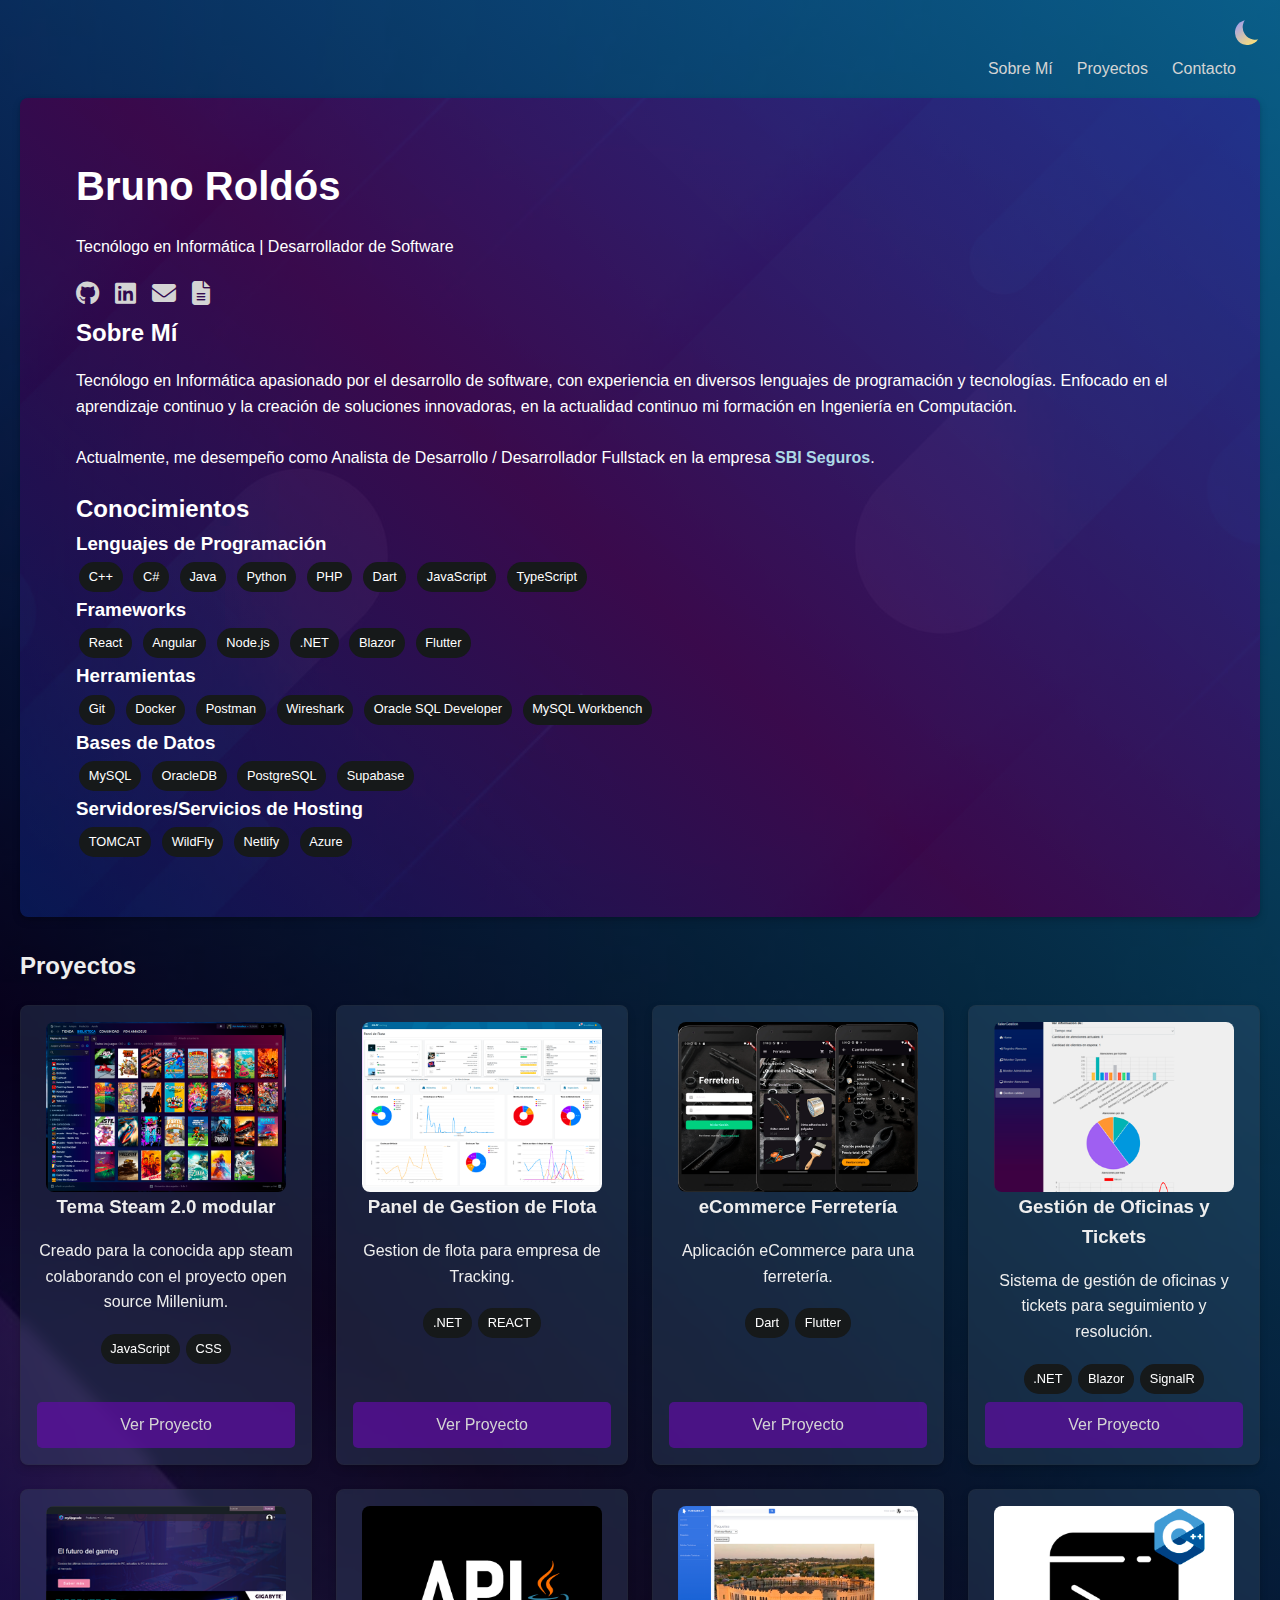
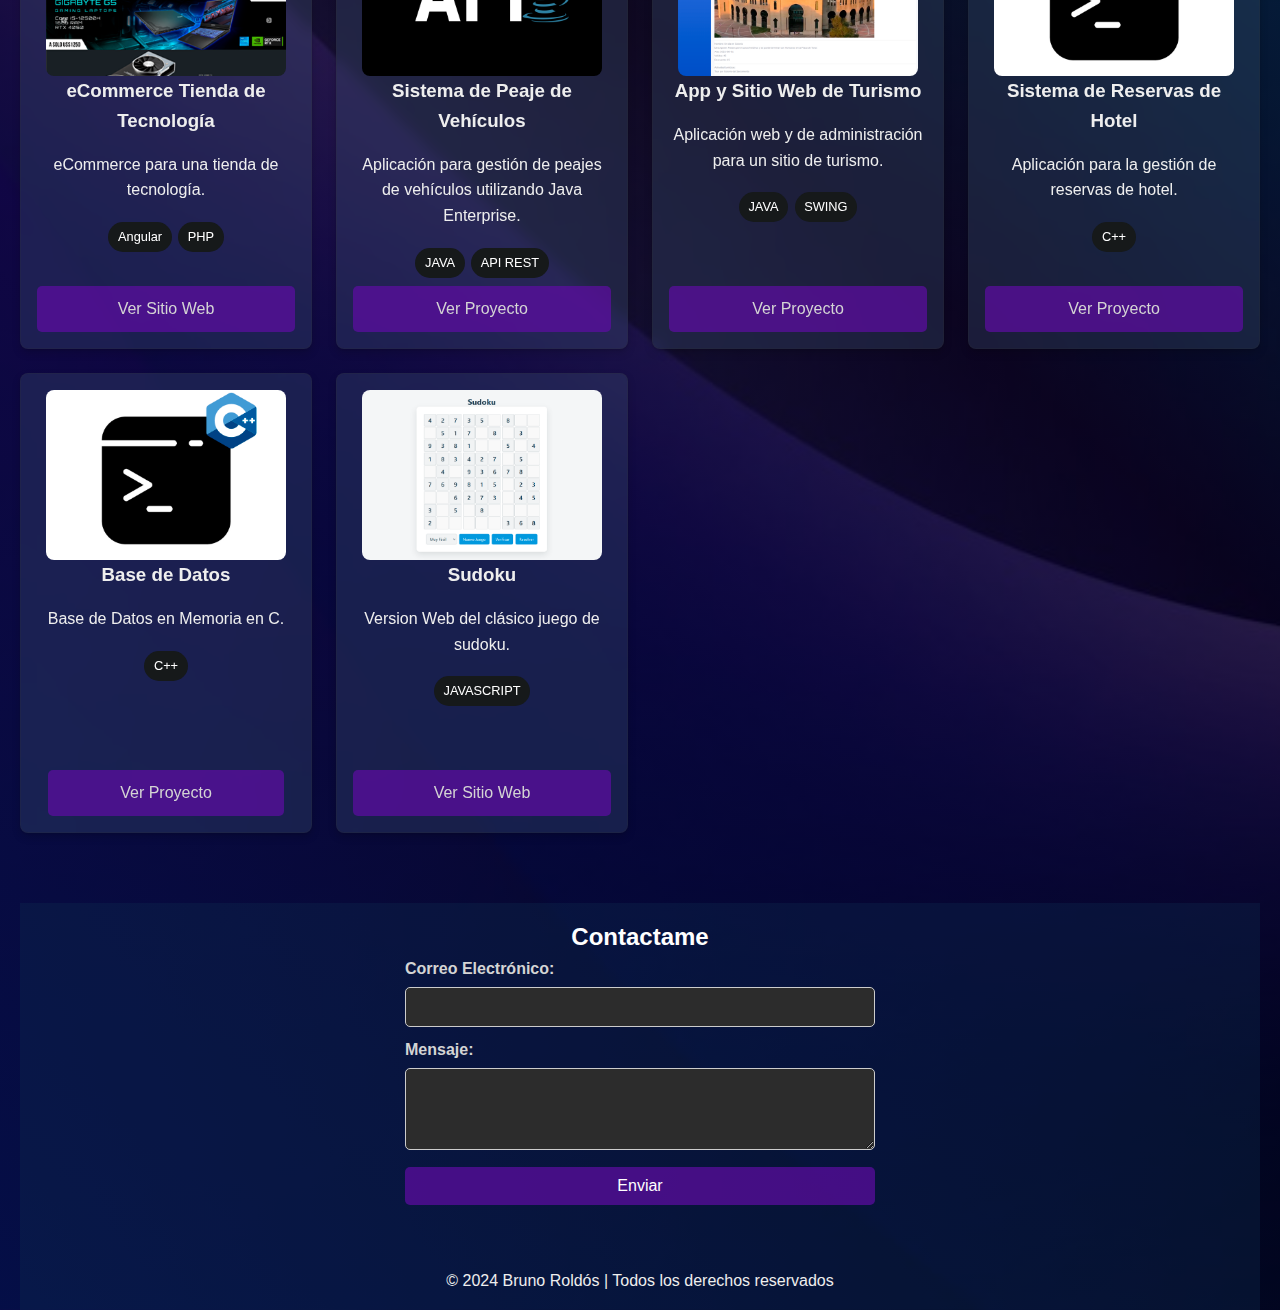
<file: index.html>
﻿<!DOCTYPE html>
<html lang="en">

<head>
	<meta charset="UTF-8">
	<meta http-equiv="X-UA-Compatible" content="IE=edge">
	<meta name="viewport" content="width=device-width, initial-scale=1.0">
	<meta property="og:image" content="https://br1rol2.github.io/wwwroot/img/preview.png" />
	<title>Bruno Roldós - Portfolio</title>
	<link rel="stylesheet" href="./wwwroot/css/shared.css" />
	<link rel="stylesheet" href="./wwwroot/css/flex_styles.css" />
	<link rel="stylesheet" href="./wwwroot/css/gradients.css" />
	<link rel="stylesheet" href="https://cdnjs.cloudflare.com/ajax/libs/font-awesome/6.4.2/css/all.min.css">
</head>

<body>
	<input type="checkbox" id="toggleDarkLightMode" hidden checked>
	<label for="toggleDarkLightMode" class="dark-mode-toggle" style="width: 25px; height: 25px;">
		<svg id="sunmoon" viewBox="0 0 32 32">
			<defs>
				<linearGradient id="sunGradient" x1="0%" y1="0%" x2="100%" y2="100%" gradientTransform="rotate(40)">
					<stop offset="0%" stop-color="#ff003c" />
					<stop offset="70%" stop-color="#ff9900" />
				</linearGradient>
				<linearGradient id="moonGradient" x1="0%" y1="0%" x2="100%" y2="100%" gradientTransform="rotate(40)">
					<stop offset="0%" stop-color="#a4a1e8" />
					<stop offset="70%" stop-color="#f5db80" />
				</linearGradient>
				<mask id="maskc">
					<rect x="0" y="0" width="32" height="32" fill="white" />
					<circle id="mask-center" cx="40" cy="16" r="8" fill="black" />
				</mask>
				<mask id="maskr">
					<circle id="mask-rays" cx="16" cy="16" r="16" fill="white" />
				</mask>
			</defs>
			<circle id="center" mask="url(#maskc)" r="8" cx="16" cy="16" />
			<path id="rays" mask="url(#maskr)"
				d="M6,16l-6,0 M8.929,8.929l-4.243,-4.243 M8.929,23.071l-4.243,4.243 M16,26l-0,6 M27.314,27.314l-4.243,-4.243 M32,16l-6,0 M27.314,4.686l-4.243,4.243 M16,-0l-0,6" />
		</svg>
	</label>

	<input type="checkbox" id="body-checkbox" hidden>

	<div class="content">
		<div id="webpage_style">


			<header>

				<nav>
					<ul>

						<li><a href="#resume-about">Sobre Mí</a></li>
						<li><a href="#projects">Proyectos</a></li>
						<li><a href="#footer">Contacto</a></li>
						<li class="icon-button">

						</li>
					</ul>
				</nav>
			</header>


			<main>

				<section id="resume-about" class="viewport-section flex center_center ">
					<div class="resume-container">
						<div class="hero1">
							<h1>Bruno Roldós</h1>
							<p>Tecnólogo en Informática | Desarrollador de Software</p>
							<div class="social-icons">
								<a href="https://github.com/Br1Rol2?tab=repositories" target="_blank" title="Github">
									<i class="fab fa-github"></i>
								</a>
								<a href="https://linkedin.com/in/bruno-roldós-318689205" target="_blank" title="LinkedIn">
									<i class="fab fa-linkedin"></i>
								</a>
								<a href="mailto:brunoroldos1@gmail.com" title="Correo">
									<i class="fas fa-envelope"></i>
								</a>
								<a href="./wwwroot/documents/CV_Bruno_Roldos.pdf" target="_blank" download title="Curriculum">
									<i class="fas fa-file-alt"></i>
								</a>
							</div>
						</div>
						<div class="hero1">
							<h2>Sobre Mí</h2>
							<p>
								Tecnólogo en Informática apasionado por el desarrollo de software,
								 con experiencia en diversos lenguajes de programación y tecnologías. 
								 Enfocado en el aprendizaje continuo y la creación de soluciones innovadoras, 
								 en la actualidad continuo mi formación en Ingeniería en Computación.
								<br>
								<br>
								Actualmente, me desempeño como Analista de Desarrollo / Desarrollador Fullstack en la empresa 
								<a href="https://sbi.uy/" target="_blank" class="enlace-custom">SBI Seguros</a>.
							</p>

							<div class="technologies">
								<h2>Conocimientos</h2>
								<h3>Lenguajes de Programación</h3>
								<span class="tech-tag">C++</span>
								<span class="tech-tag">C#</span>
								<span class="tech-tag">Java</span>
								<span class="tech-tag">Python</span>
								<span class="tech-tag">PHP</span>
								<span class="tech-tag">Dart</span>
								<span class="tech-tag">JavaScript</span>
								<span class="tech-tag">TypeScript</span>

								<h3>Frameworks</h3>
								<span class="tech-tag">React</span>
								<span class="tech-tag">Angular</span>
								<span class="tech-tag">Node.js</span>
								<span class="tech-tag">.NET</span>
								<span class="tech-tag">Blazor</span>
								<span class="tech-tag">Flutter</span>

								<h3>Herramientas</h3>
								<span class="tech-tag">Git</span>
								<span class="tech-tag">Docker</span>
								<span class="tech-tag">Postman</span>
								<span class="tech-tag">Wireshark</span>
								<span class="tech-tag">Oracle SQL Developer</span>
								<span class="tech-tag">MySQL Workbench</span>

								<h3>Bases de Datos</h3>
								<span class="tech-tag">MySQL</span>
								<span class="tech-tag">OracleDB</span>
								<span class="tech-tag">PostgreSQL</span>
								<span class="tech-tag">Supabase</span>

								<h3>Servidores/Servicios de Hosting</h3>
								<span class="tech-tag">TOMCAT</span>
								<span class="tech-tag">WildFly</span>
								<span class="tech-tag">Netlify</span>
								<span class="tech-tag">Azure</span>

								
							</div>
						</div>
					</div>
				</section>


				<section id="projects">
					<h2>Proyectos</h2>
					<div class="projects-grid">

						<article class="card">
							<img src="./wwwroot/img/steam2.0theme.png" alt="Tema para steam" class="card-image">
							<div class="card-content">
								<h3>Tema Steam 2.0 modular</h3>
								<p>Creado para la conocida app steam colaborando con el proyecto open source Millenium.</p>
								<div><span class="tech-tag">JavaScript</span><span class="tech-tag">CSS</span></div>
								<div class="flex down_center" style="height: 100%;">
									<a href="https://steambrew.app/theme?id=3JxHgkPyui7tZGeZLDh9" role="button" class="submit-button">Ver
										Proyecto</a>
								</div>
							</div>
						</article>
						<article class="card">
							<img src="./wwwroot/img/flota.png" alt="Panel de Flota" class="card-image">
							<div class="card-content">
								<h3>Panel de Gestion de Flota</h3>
								<p>Gestion de flota para empresa de Tracking.</p>
								<div><span class="tech-tag">.NET</span><span class="tech-tag">REACT</span></div>
								<div class="flex down_center" style="height: 100%;">
									<a href="/project9.html" role="button" class="submit-button">Ver
										Proyecto</a>
								</div>
							</div>
						</article>
						<article class="card">
							<img src="./wwwroot/img/appflutter.png" alt="eCommerce Ferretería" class="card-image">
							<div class="card-content">
								<h3>eCommerce Ferretería</h3>
								<p>Aplicación eCommerce para una ferretería.</p>
								<div><span class="tech-tag">Dart</span><span class="tech-tag">Flutter</span></div>
								<div class="flex down_center" style="height: 100%;">
									<a href="https://github.com/Br1Rol2/ferreteriaApp" role="button"
										class="submit-button">Ver Proyecto</a>
								</div>
							</div>
						</article>

						<article class="card">
							<img src="./wwwroot/img/gestiontickets.png" alt="Gestión de Oficinas"
								class="card-image">
							<div class="card-content">
								<h3>Gestión de Oficinas y Tickets</h3>
								<p>Sistema de gestión de oficinas y tickets para seguimiento y
									resolución.</p>
								<div><span class="tech-tag">.NET</span><span class="tech-tag">Blazor</span><span
										class="tech-tag">SignalR</span></div>
								<div class="flex down_center" style="height: 100%;">
									<a href="https://github.com/Br1Rol2/TallerGestion" role="button"
										class="submit-button">Ver Proyecto</a>
								</div>
							</div>
						</article>

						<article class="card">
							<img src="./wwwroot/img/eCommerce.png" alt="Tienda de Tecnología" class="card-image">
							<div class="card-content">
								<h3>eCommerce Tienda de Tecnología</h3>
								<p>eCommerce para una tienda de tecnología.</p>
								<div><span class="tech-tag">Angular</span><span class="tech-tag">PHP</span></div>
								<div class="flex down_center" style="height: 100%;">
									<a href="https://tallerphp.uy/myupgrade/" role="button" class="submit-button">
										Ver Sitio Web</a>
								</div>
							</div>
						</article>

						<article class="card">
							<img src="./wwwroot/img/api.png" alt="Sistema de Peaje" class="card-image">
							<div class="card-content">
								<h3>Sistema de Peaje de Vehículos</h3>
								<p>Aplicación para gestión de peajes de vehículos utilizando Java Enterprise.</p>
								<div><span class="tech-tag">JAVA </span><span class="tech-tag">API REST</span></div>
								<div class="flex down_center" style="height: 100%;">
									<a href="https://github.com/Br1Rol2/Peaje-Jakarta-EE" role="button"
										class="submit-button">Ver Proyecto</a>
								</div>
							</div>
						</article>

						<article class="card">
							<img src="./wwwroot/img/turismo.png" alt="Aplicación de Turismo" class="card-image">
							<div class="card-content">
								<h3>App y Sitio Web de Turismo</h3>
								<p>Aplicación web y de administración para un sitio de turismo.</p>
								<div><span class="tech-tag">JAVA </span><span class="tech-tag">SWING</span></div>
								<div class="flex down_center" style="height: 100%;">
									<a href="https://github.com/Br1Rol2/Pagina-de-Turismo" role="button"
										class="submit-button">Ver Proyecto</a>
								</div>
							</div>
						</article>

						<article class="card">
							<img src="./wwwroot/img/c.png" alt="Sistema de Reservas de Hotel" class="card-image">
							<div class="card-content">
								<h3>Sistema de Reservas de Hotel</h3>
								<p>Aplicación para la gestión de reservas de hotel.</p>
								<div><span class="tech-tag">C++</span></div>
								<div class="flex down_center" style="height: 100%;">
									<a href="https://github.com/Br1Rol2/Recepcion-Hoteles" role="button"
										class="submit-button">Ver Proyecto</a>
								</div>
							</div>
						</article>

						<article class="card">
							<img src="./wwwroot/img/c.png" alt="Base de Datos en Memoria" class="card-image">
							<div class="card-content">
								<h3>Base de Datos</h3>
								<p>Base de Datos en Memoria en C.</p>
								<div><span class="tech-tag">C++</span></div>
								<div class="flex down_center" style="height: 100%;">
									<a href="https://github.com/Br1Rol2/Base-de-Datos-en-memoria" role="button"
										class="submit-button">Ver Proyecto</a>
								</div>
							</div>
						</article>

						<article class="card">
							<img src="./wwwroot/img/sudoku.png" alt="Sudoku" class="card-image">
							<div class="card-content">
								<h3>Sudoku</h3>
								<p>Version Web del clásico juego de sudoku.</p>
								<div><span class="tech-tag">JAVASCRIPT</span></div>
								<div class="flex down_center" style="height: 100%;">
									<a href="https://sudokuy.netlify.app/" role="button" class="submit-button">
										Ver Sitio Web
									</a>
								</div>
							</div>
						</article>
					</div>
				</section>
			</main>

			<footer id="footer" class="flex center_center col-flex">
				<div class="contact-form box_round col-10">
					<h2 class="flex center_center">Contactame</h2>
					<form action="https://formspree.io/f/meoqwbpz" method="POST" class="flex_center_center">
						<div class=" center_center col-12">
							<label for="email">Correo Electrónico:</label>
							<input type="email" id="email" name="email" required class="col-12">
						</div>
						<div class=" center_center col-12">
							<label for="message">Mensaje:</label>
							<textarea id="message" name="message" rows="4" required class="col-12"
								style="resize: vertical;"></textarea>
						</div>
						<div class=" center_center col-12">
							<button type="submit" class="submit-button">Enviar</button>
						</div>
					</form>

				</div>
				<div class="flex center_center">
					<p>© 2024 Bruno Roldós | Todos los derechos reservados</p>
				</div>
			</footer>

		</div>
	</div>
	<label for="body-checkbox" class="body-overlay"></label>
</body>

</html>
</file>
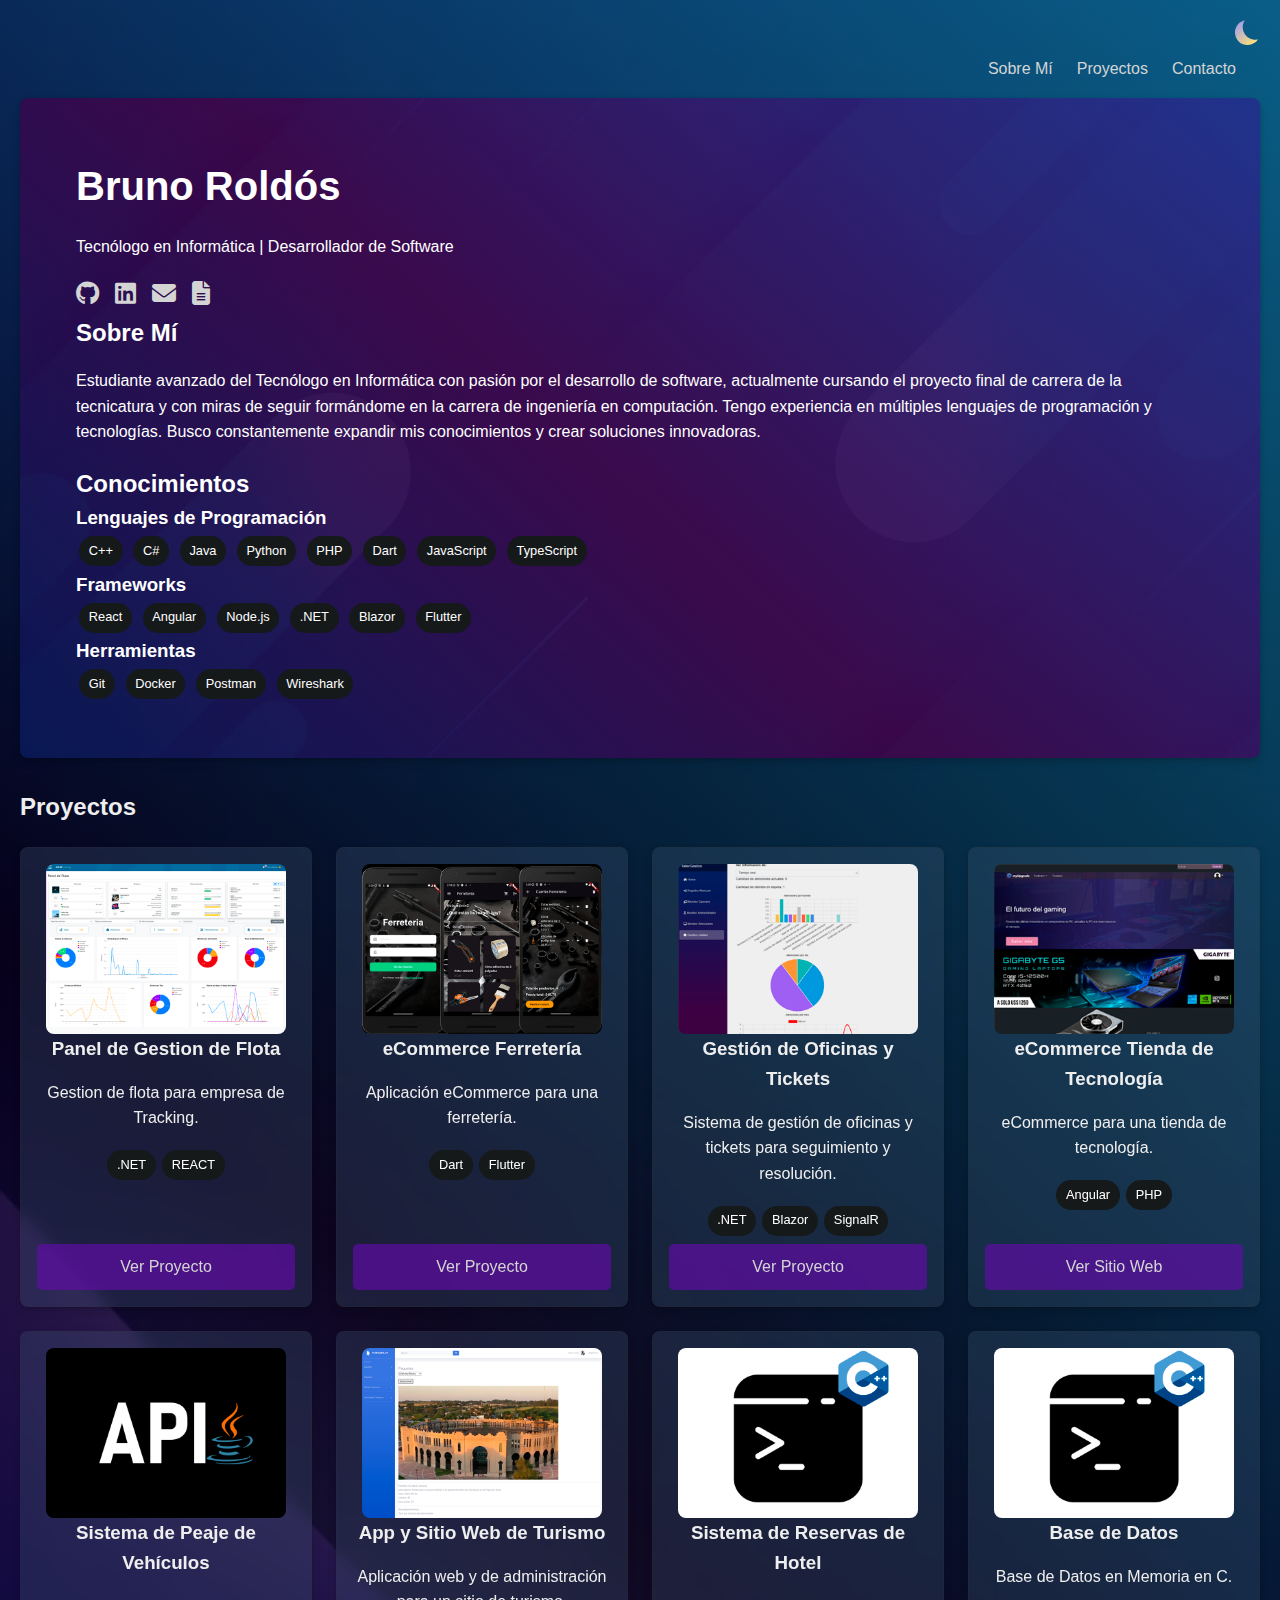
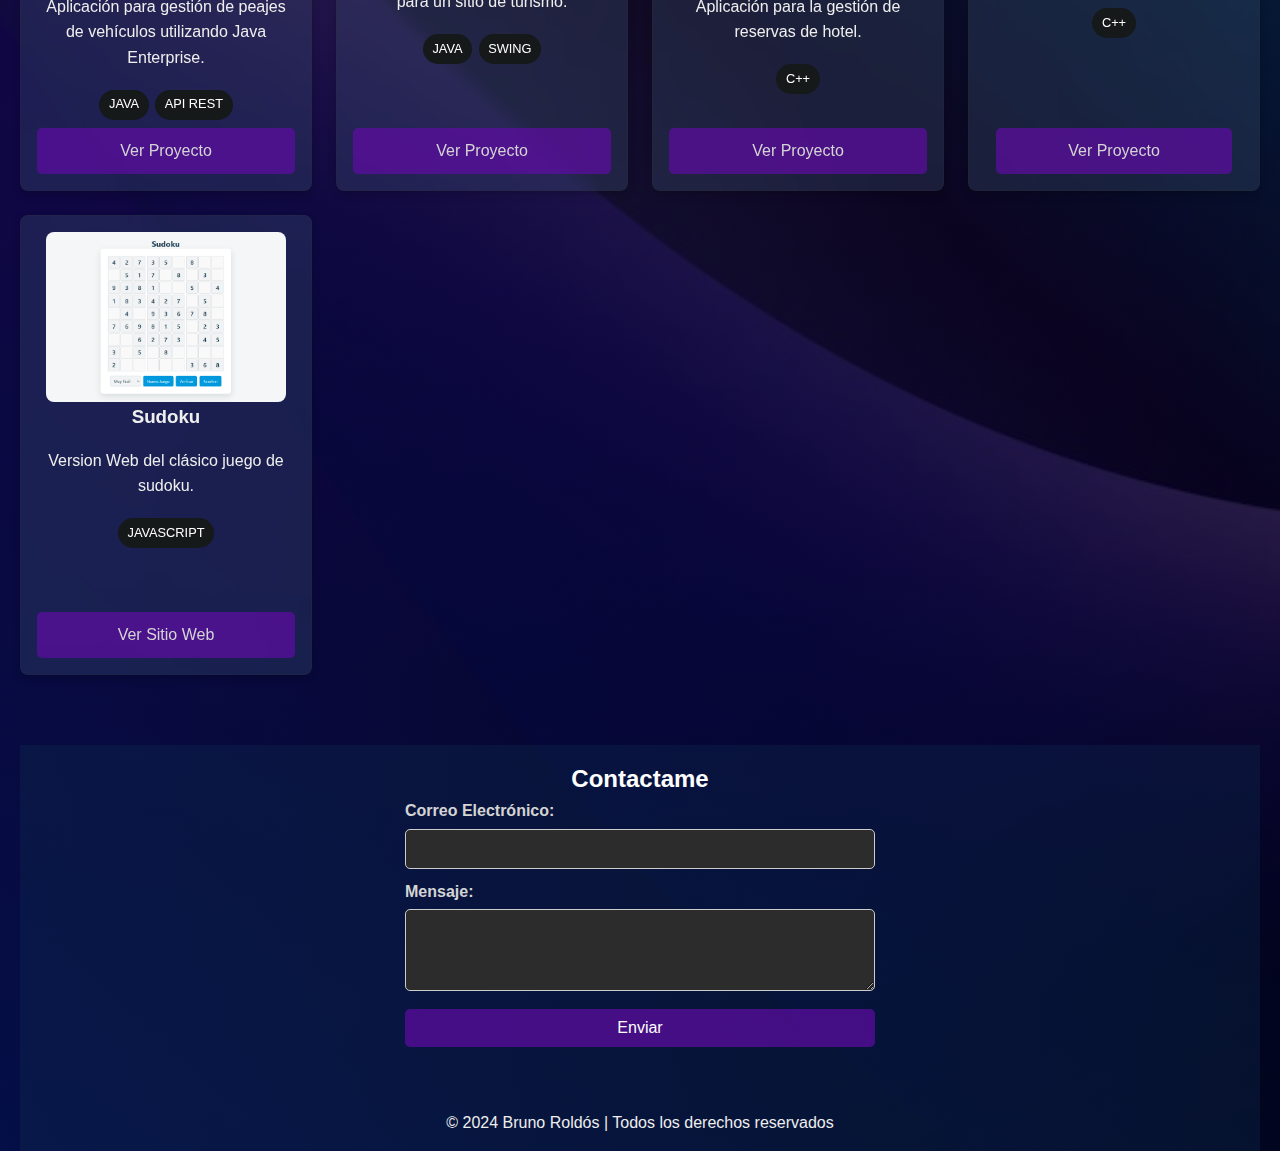
<file: Pages/Home/Index.html>
﻿<!DOCTYPE html>
<html lang="en">

<head>
	<meta charset="UTF-8">
	<meta http-equiv="X-UA-Compatible" content="IE=edge">
	<meta name="viewport" content="width=device-width, initial-scale=1.0">
	<title>Bruno Roldós - Portafolio Tecnológico</title>
	<link rel="stylesheet" href="../../wwwroot/css/shared.css" />
	<link rel="stylesheet" href="../../wwwroot/css/flex_styles.css" />
	<link rel="stylesheet" href="../../wwwroot/css/gradients.css" />
	<link rel="stylesheet" href="https://cdnjs.cloudflare.com/ajax/libs/font-awesome/6.4.2/css/all.min.css">
</head>

<body>
	<input type="checkbox" id="toggleDarkLightMode" hidden checked>
	<label for="toggleDarkLightMode" class="dark-mode-toggle" style="width: 25px; height: 25px;">
		<svg id="sunmoon" viewBox="0 0 32 32">
			<defs>
				<linearGradient id="sunGradient" x1="0%" y1="0%" x2="100%" y2="100%" gradientTransform="rotate(40)">
					<stop offset="0%" stop-color="#ff003c" />
					<stop offset="70%" stop-color="#ff9900" />
				</linearGradient>
				<linearGradient id="moonGradient" x1="0%" y1="0%" x2="100%" y2="100%" gradientTransform="rotate(40)">
					<stop offset="0%" stop-color="#a4a1e8" />
					<stop offset="70%" stop-color="#f5db80" />
				</linearGradient>
				<mask id="maskc">
					<rect x="0" y="0" width="32" height="32" fill="white" />
					<circle id="mask-center" cx="40" cy="16" r="8" fill="black" />
				</mask>
				<mask id="maskr">
					<circle id="mask-rays" cx="16" cy="16" r="16" fill="white" />
				</mask>
			</defs>
			<circle id="center" mask="url(#maskc)" r="8" cx="16" cy="16" />
			<path id="rays" mask="url(#maskr)"
				d="M6,16l-6,0 M8.929,8.929l-4.243,-4.243 M8.929,23.071l-4.243,4.243 M16,26l-0,6 M27.314,27.314l-4.243,-4.243 M32,16l-6,0 M27.314,4.686l-4.243,4.243 M16,-0l-0,6" />
		</svg>
	</label>

	<input type="checkbox" id="body-checkbox" hidden>

	<div class="content">
		<div id="webpage_style">


			<header>

				<nav>
					<ul>

						<li><a href="#resume-about">Sobre Mí</a></li>
						<li><a href="#projects">Proyectos</a></li>
						<li><a href="#footer">Contacto</a></li>
						<li class="icon-button">

						</li>
					</ul>
				</nav>
			</header>


			<main>

				<section id="resume-about" class="viewport-section flex center_center ">
					<div class="resume-container">
						<div class="hero1">
							<h1>Bruno Roldós</h1>
							<p>Tecnólogo en Informática | Desarrollador de Software</p>
							<div class="social-icons">
								<a href="https://github.com/Br1Rol2?tab=repositories" target="_blank" title="Github">
									<i class="fab fa-github"></i>
								</a>
								<a href="https://linkedin.com/in/bruno-roldós-318689205" target="_blank" title="LinkedIn">
									<i class="fab fa-linkedin"></i>
								</a>
								<a href="mailto:brunoroldos1@gmail.com" title="Correo">
									<i class="fas fa-envelope"></i>
								</a>
								<a href="../../wwwroot/documents/CV-Bruno-Roldos.pdf" target="_blank" download title="Curriculum">
									<i class="fas fa-file-alt"></i>
								</a>
							</div>
						</div>
						<div class="hero1">
							<h2>Sobre Mí</h2>
							<p>
								Estudiante avanzado del Tecnólogo en Informática con pasión por el desarrollo de
								software, actualmente cursando el proyecto final de carrera de la tecnicatura y con miras de seguir formándome en la carrera de ingeniería en computación.
								Tengo experiencia en múltiples lenguajes de programación y tecnologías.
								Busco constantemente expandir mis conocimientos y crear soluciones innovadoras.
							</p>

							<div class="technologies">
								<h2>Conocimientos</h2>
								<h3>Lenguajes de Programación</h3>
								<span class="tech-tag">C++</span>
								<span class="tech-tag">C#</span>
								<span class="tech-tag">Java</span>
								<span class="tech-tag">Python</span>
								<span class="tech-tag">PHP</span>
								<span class="tech-tag">Dart</span>
								<span class="tech-tag">JavaScript</span>
								<span class="tech-tag">TypeScript</span>

								<h3>Frameworks</h3>
								<span class="tech-tag">React</span>
								<span class="tech-tag">Angular</span>
								<span class="tech-tag">Node.js</span>
								<span class="tech-tag">.NET</span>
								<span class="tech-tag">Blazor</span>
								<span class="tech-tag">Flutter</span>

								<h3>Herramientas</h3>
								<span class="tech-tag">Git</span>
								<span class="tech-tag">Docker</span>
								<span class="tech-tag">Postman</span>
								<span class="tech-tag">Wireshark</span>
							</div>
						</div>
					</div>
				</section>


				<section id="projects">
					<h2>Proyectos</h2>
					<div class="projects-grid">

						<article class="card">
							<img src="../../wwwroot/img/flota.png" alt="Panel de Flota" class="card-image">
							<div class="card-content">
								<h3>Panel de Gestion de Flota</h3>
								<p>Gestion de flota para empresa de Tracking.</p>
								<div><span class="tech-tag">.NET</span><span class="tech-tag">REACT</span></div>
								<div class="flex down_center" style="height: 100%;">
									<a href="/Pages/Home/project9.html" role="button" class="submit-button">Ver
										Proyecto</a>
								</div>
							</div>
						</article>
						<article class="card">
							<img src="../../wwwroot/img/appflutter.png" alt="eCommerce Ferretería" class="card-image">
							<div class="card-content">
								<h3>eCommerce Ferretería</h3>
								<p>Aplicación eCommerce para una ferretería.</p>
								<div><span class="tech-tag">Dart</span><span class="tech-tag">Flutter</span></div>
								<div class="flex down_center" style="height: 100%;">
									<a href="https://github.com/Br1Rol2/ferreteriaApp" role="button"
										class="submit-button">Ver Proyecto</a>
								</div>
							</div>
						</article>

						<article class="card">
							<img src="../../wwwroot/img/gestiontickets.png" alt="Gestión de Oficinas"
								class="card-image">
							<div class="card-content">
								<h3>Gestión de Oficinas y Tickets</h3>
								<p>Sistema de gestión de oficinas y tickets para seguimiento y
									resolución.</p>
								<div><span class="tech-tag">.NET</span><span class="tech-tag">Blazor</span><span
										class="tech-tag">SignalR</span></div>
								<div class="flex down_center" style="height: 100%;">
									<a href="https://github.com/Br1Rol2/TallerGestion" role="button"
										class="submit-button">Ver Proyecto</a>
								</div>
							</div>
						</article>

						<article class="card">
							<img src="../../wwwroot/img/eCommerce.png" alt="Tienda de Tecnología" class="card-image">
							<div class="card-content">
								<h3>eCommerce Tienda de Tecnología</h3>
								<p>eCommerce para una tienda de tecnología.</p>
								<div><span class="tech-tag">Angular</span><span class="tech-tag">PHP</span></div>
								<div class="flex down_center" style="height: 100%;">
									<a href="https://tallerphp.uy/myupgrade/" role="button" class="submit-button">
										Ver Sitio Web</a>
								</div>
							</div>
						</article>

						<article class="card">
							<img src="../../wwwroot/img/api.png" alt="Sistema de Peaje" class="card-image">
							<div class="card-content">
								<h3>Sistema de Peaje de Vehículos</h3>
								<p>Aplicación para gestión de peajes de vehículos utilizando Java Enterprise.</p>
								<div><span class="tech-tag">JAVA </span><span class="tech-tag">API REST</span></div>
								<div class="flex down_center" style="height: 100%;">
									<a href="https://github.com/Br1Rol2/Peaje-Jakarta-EE" role="button"
										class="submit-button">Ver Proyecto</a>
								</div>
							</div>
						</article>

						<article class="card">
							<img src="../../wwwroot/img/turismo.png" alt="Aplicación de Turismo" class="card-image">
							<div class="card-content">
								<h3>App y Sitio Web de Turismo</h3>
								<p>Aplicación web y de administración para un sitio de turismo.</p>
								<div><span class="tech-tag">JAVA </span><span class="tech-tag">SWING</span></div>
								<div class="flex down_center" style="height: 100%;">
									<a href="https://github.com/Br1Rol2/Pagina-de-Turismo" role="button"
										class="submit-button">Ver Proyecto</a>
								</div>
							</div>
						</article>

						<article class="card">
							<img src="../../wwwroot/img/c.png" alt="Sistema de Reservas de Hotel" class="card-image">
							<div class="card-content">
								<h3>Sistema de Reservas de Hotel</h3>
								<p>Aplicación para la gestión de reservas de hotel.</p>
								<div><span class="tech-tag">C++</span></div>
								<div class="flex down_center" style="height: 100%;">
									<a href="https://github.com/Br1Rol2/Recepcion-Hoteles" role="button"
										class="submit-button">Ver Proyecto</a>
								</div>
							</div>
						</article>

						<article class="card">
							<img src="../../wwwroot/img/c.png" alt="Base de Datos en Memoria" class="card-image">
							<div class="card-content">
								<h3>Base de Datos</h3>
								<p>Base de Datos en Memoria en C.</p>
								<div><span class="tech-tag">C++</span></div>
								<div class="flex down_center" style="height: 100%;">
									<a href="https://github.com/Br1Rol2/Base-de-Datos-en-memoria" role="button"
										class="submit-button">Ver Proyecto</a>
								</div>
							</div>
						</article>

						<article class="card">
							<img src="../../wwwroot/img/sudoku.png" alt="Sudoku" class="card-image">
							<div class="card-content">
								<h3>Sudoku</h3>
								<p>Version Web del clásico juego de sudoku.</p>
								<div><span class="tech-tag">JAVASCRIPT</span></div>
								<div class="flex down_center" style="height: 100%;">
									<a href="https://sudokuy.netlify.app/" role="button" class="submit-button">
										Ver Sitio Web
									</a>
								</div>
							</div>
						</article>
					</div>
				</section>
			</main>

			<footer id="footer" class="flex center_center col-flex">
				<div class="contact-form box_round col-10">
					<h2 class="flex center_center">Contactame</h2>
					<form action="https://formspree.io/f/meoqwbpz" method="POST" class="flex_center_center">
						<div class=" center_center col-12">
							<label for="email">Correo Electrónico:</label>
							<input type="email" id="email" name="email" required class="col-12">
						</div>
						<div class=" center_center col-12">
							<label for="message">Mensaje:</label>
							<textarea id="message" name="message" rows="4" required class="col-12"
								style="resize: vertical;"></textarea>
						</div>
						<div class=" center_center col-12">
							<button type="submit" class="submit-button">Enviar</button>
						</div>
					</form>

				</div>
				<div class="flex center_center">
					<p>© 2024 Bruno Roldós | Todos los derechos reservados</p>
				</div>
			</footer>

		</div>
	</div>
	<label for="body-checkbox" class="body-overlay"></label>
</body>

</html>
</file>
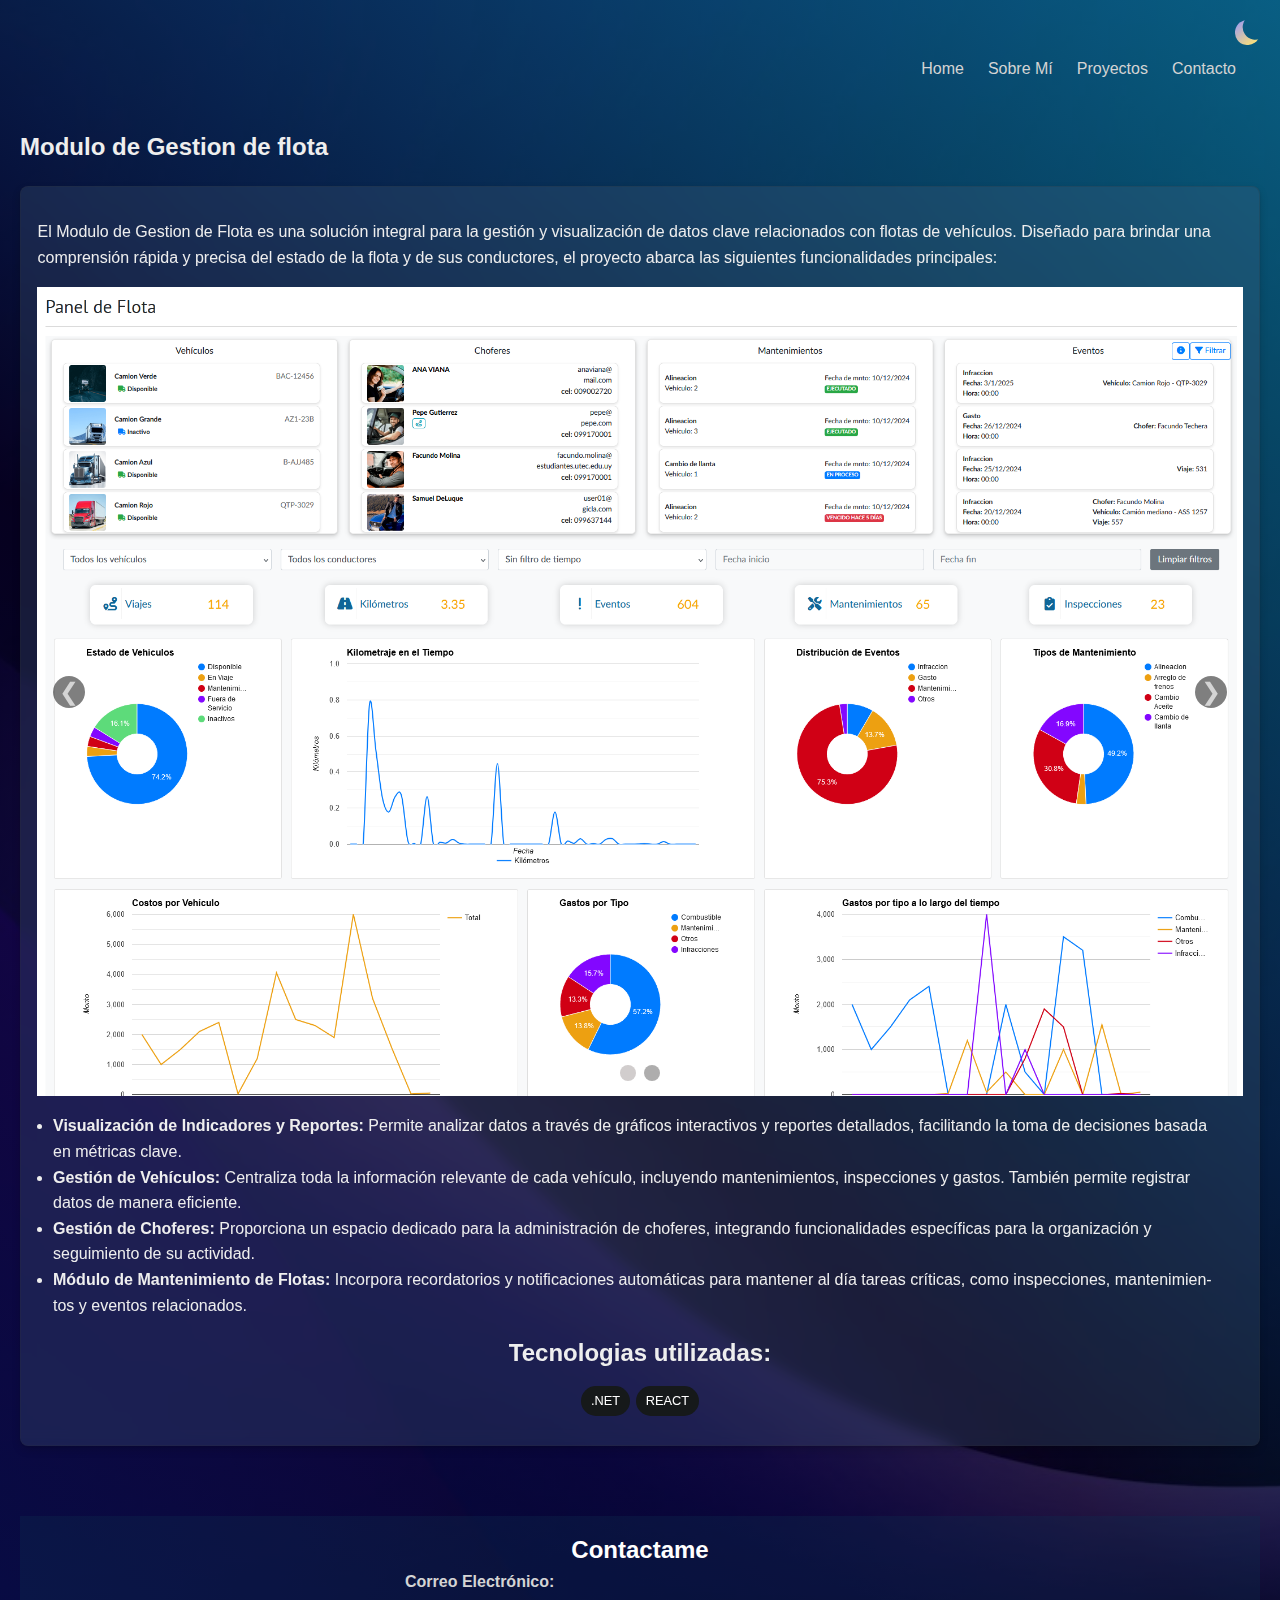
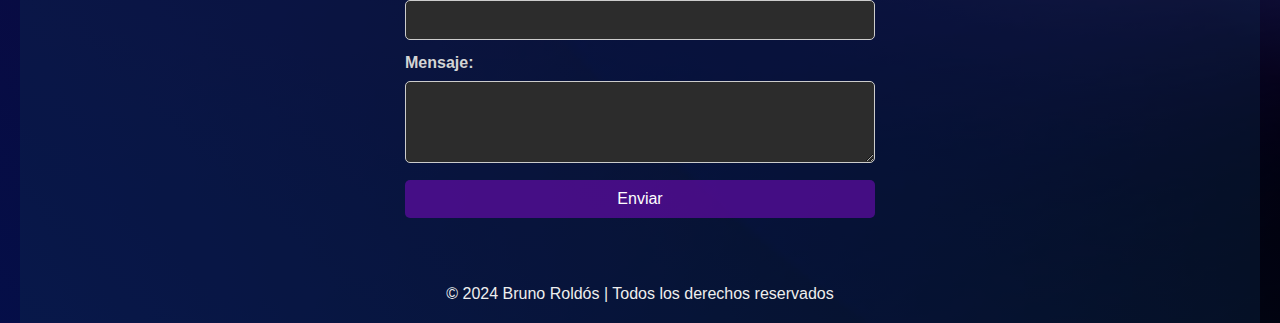
<file: project9.html>
<!DOCTYPE html>
<html lang="en">

<head>
    <meta charset="UTF-8">
    <meta http-equiv="X-UA-Compatible" content="IE=edge">
    <meta name="viewport" content="width=device-width, initial-scale=1.0">
    <title>Panel de FLota</title>
    <link rel="stylesheet" href="./wwwroot/css/shared.css" />
    <link rel="stylesheet" href="./wwwroot/css/flex_styles.css" />
    <link rel="stylesheet" href="./wwwroot/css/gradients.css" />
    <link rel="stylesheet" href="./wwwroot/css/carousel.css" />
    <link rel="stylesheet" href="https://cdnjs.cloudflare.com/ajax/libs/font-awesome/6.4.2/css/all.min.css">
</head>

<body>
    <input type="checkbox" id="toggleDarkLightMode" hidden checked>
    <label for="toggleDarkLightMode" class="dark-mode-toggle" style="width: 25px; height: 25px;">
        <svg id="sunmoon" viewBox="0 0 32 32">
            <defs>
                <linearGradient id="sunGradient" x1="0%" y1="0%" x2="100%" y2="100%" gradientTransform="rotate(40)">
                    <stop offset="0%" stop-color="#ff003c" />
                    <stop offset="70%" stop-color="#ff9900" />
                </linearGradient>
                <linearGradient id="moonGradient" x1="0%" y1="0%" x2="100%" y2="100%" gradientTransform="rotate(40)">
                    <stop offset="0%" stop-color="#a4a1e8" />
                    <stop offset="70%" stop-color="#f5db80" />
                </linearGradient>
                <mask id="maskc">
                    <rect x="0" y="0" width="32" height="32" fill="white" />
                    <circle id="mask-center" cx="40" cy="16" r="8" fill="black" />
                </mask>
                <mask id="maskr">
                    <circle id="mask-rays" cx="16" cy="16" r="16" fill="white" />
                </mask>
            </defs>
            <circle id="center" mask="url(#maskc)" r="8" cx="16" cy="16" />
            <path id="rays" mask="url(#maskr)"
                d="M6,16l-6,0 M8.929,8.929l-4.243,-4.243 M8.929,23.071l-4.243,4.243 M16,26l-0,6 M27.314,27.314l-4.243,-4.243 M32,16l-6,0 M27.314,4.686l-4.243,4.243 M16,-0l-0,6" />
        </svg>
    </label>
    <input type="checkbox" id="body-checkbox" hidden>

    <div class="content">
        <div id="webpage_style">


            <header>

                <nav>
                    <ul>

                        <li><a href="/index.html">Home</a></li>
                        <li><a href="/index.html#resume-about">Sobre Mí</a></li>
                        <li><a href="/index.html#projects">Proyectos</a></li>
                        <li><a href="#footer">Contacto</a></li>
                        <li class="icon-button">

                        </li>
                    </ul>
                </nav>
            </header>


            <main>


                <section id="projects">
                    <h2>Modulo de Gestion de flota</h2>
                    <div class="projects-grid ">

                        <article class="card " style="height: 1260px;">

                            <p class="break-word" style="max-width: 1205px; text-align: left;">
                                El Modulo de Gestion de Flota es una solución integral para la gestión y
                                visualización de
                                datos clave
                                relacionados con flotas de vehículos. Diseñado para brindar una comprensión rápida y
                                precisa del estado de la flota y de sus conductores, el proyecto abarca las
                                siguientes
                                funcionalidades principales:
                            </p>

                            <div class="carousel">
                                <input type="radio" name="carousel-radio" id="slide1" class="carousel__radio" checked>
                                <input type="radio" name="carousel-radio" id="slide2" class="carousel__radio">
                                <div class="carousel__slides">
                                    <div class="carousel__slide" style="background-image: url('../../wwwroot/img/flota-1.png'); 
                                           background-size: contain; 
                                           background-repeat: no-repeat; 
                                           background-position: center;
                                           /*height: 770px;*/
                                           ">

                                    </div>
                                    <div class="carousel__slide" style="background-image: url('../../wwwroot/img/flota-2.png'); 
                                      background-size: contain; 
                                      background-repeat: no-repeat; 
                                      background-position: center;
                                      /*height: 770px;*/
                                      ">

                                    </div>
                                </div>
                                <div class="carousel__controls carousel__controls--1">
                                    <label for="slide2"
                                        class="carousel__control carousel__control--prev">&#10094;</label>
                                    <label for="slide2"
                                        class="carousel__control carousel__control--next">&#10095;</label>
                                </div>
                                <div class="carousel__controls carousel__controls--2">
                                    <label for="slide1"
                                        class="carousel__control carousel__control--prev">&#10094;</label>
                                    <label for="slide1"
                                        class="carousel__control carousel__control--next">&#10095;</label>
                                </div>
                                <div class="carousel__navigation">
                                    <label for="slide1" class="carousel__nav-button"></label>
                                    <label for="slide2" class="carousel__nav-button"></label>
                                </div>
                            </div>

                            <ul class="break-word" style="max-width: 1180px; text-align: left; margin: 16px;">
                                <li>
                                    <strong>Visualización de Indicadores y Reportes:</strong> Permite analizar datos a
                                    través de gráficos
                                    interactivos y reportes detallados, facilitando la toma de decisiones basada en
                                    métricas clave.
                                </li>
                                <li>
                                    <strong>Gestión de Vehículos:</strong> Centraliza toda la información relevante de
                                    cada vehículo,
                                    incluyendo mantenimientos, inspecciones y gastos. También permite registrar datos de
                                    manera
                                    eficiente.
                                </li>
                                <li>
                                    <strong>Gestión de Choferes:</strong> Proporciona un espacio dedicado para la
                                    administración de
                                    choferes, integrando funcionalidades específicas para la organización y seguimiento
                                    de su actividad.
                                </li>
                                <li>
                                    <strong>Módulo de Mantenimiento de Flotas:</strong> Incorpora recordatorios y
                                    notificaciones automáticas
                                    para mantener al día tareas críticas, como inspecciones, mantenimientos y eventos
                                    relacionados.
                                </li>
                            </ul>

                            <h2>
                                Tecnologias utilizadas:
                            </h2>
                            <div style="margin: 10px;">

                                <div><span class="tech-tag">.NET</span><span class="tech-tag">REACT</span></div>

                            </div>
                        </article>

                    </div>
                </section>
            </main>

            <!-- Footer -->
            <footer id="footer" class="flex center_center col-flex">
                <div class="contact-form box_round col-10">
                    <h2 class="flex center_center">Contactame</h2>
                    <form action="https://formspree.io/f/meoqwbpz" method="POST" class="flex_center_center">
                        <div class=" center_center col-12">
                            <label for="email">Correo Electrónico:</label>
                            <input type="email" id="email" name="email" required class="col-12">
                        </div>
                        <div class=" center_center col-12">
                            <label for="message">Mensaje:</label>
                            <textarea id="message" name="message" rows="4" required class="col-12"
                                style="resize: vertical;"></textarea>
                        </div>
                        <div class=" center_center col-12">
                            <button type="submit" class="submit-button">Enviar</button>
                        </div>
                    </form>

                </div>
                <div class="flex center_center">
                    <p>© 2024 Bruno Roldós | Todos los derechos reservados</p>
                </div>
            </footer>

        </div>
    </div>
    <label for="body-checkbox" class="body-overlay"></label>
</body>

</html>
</file>
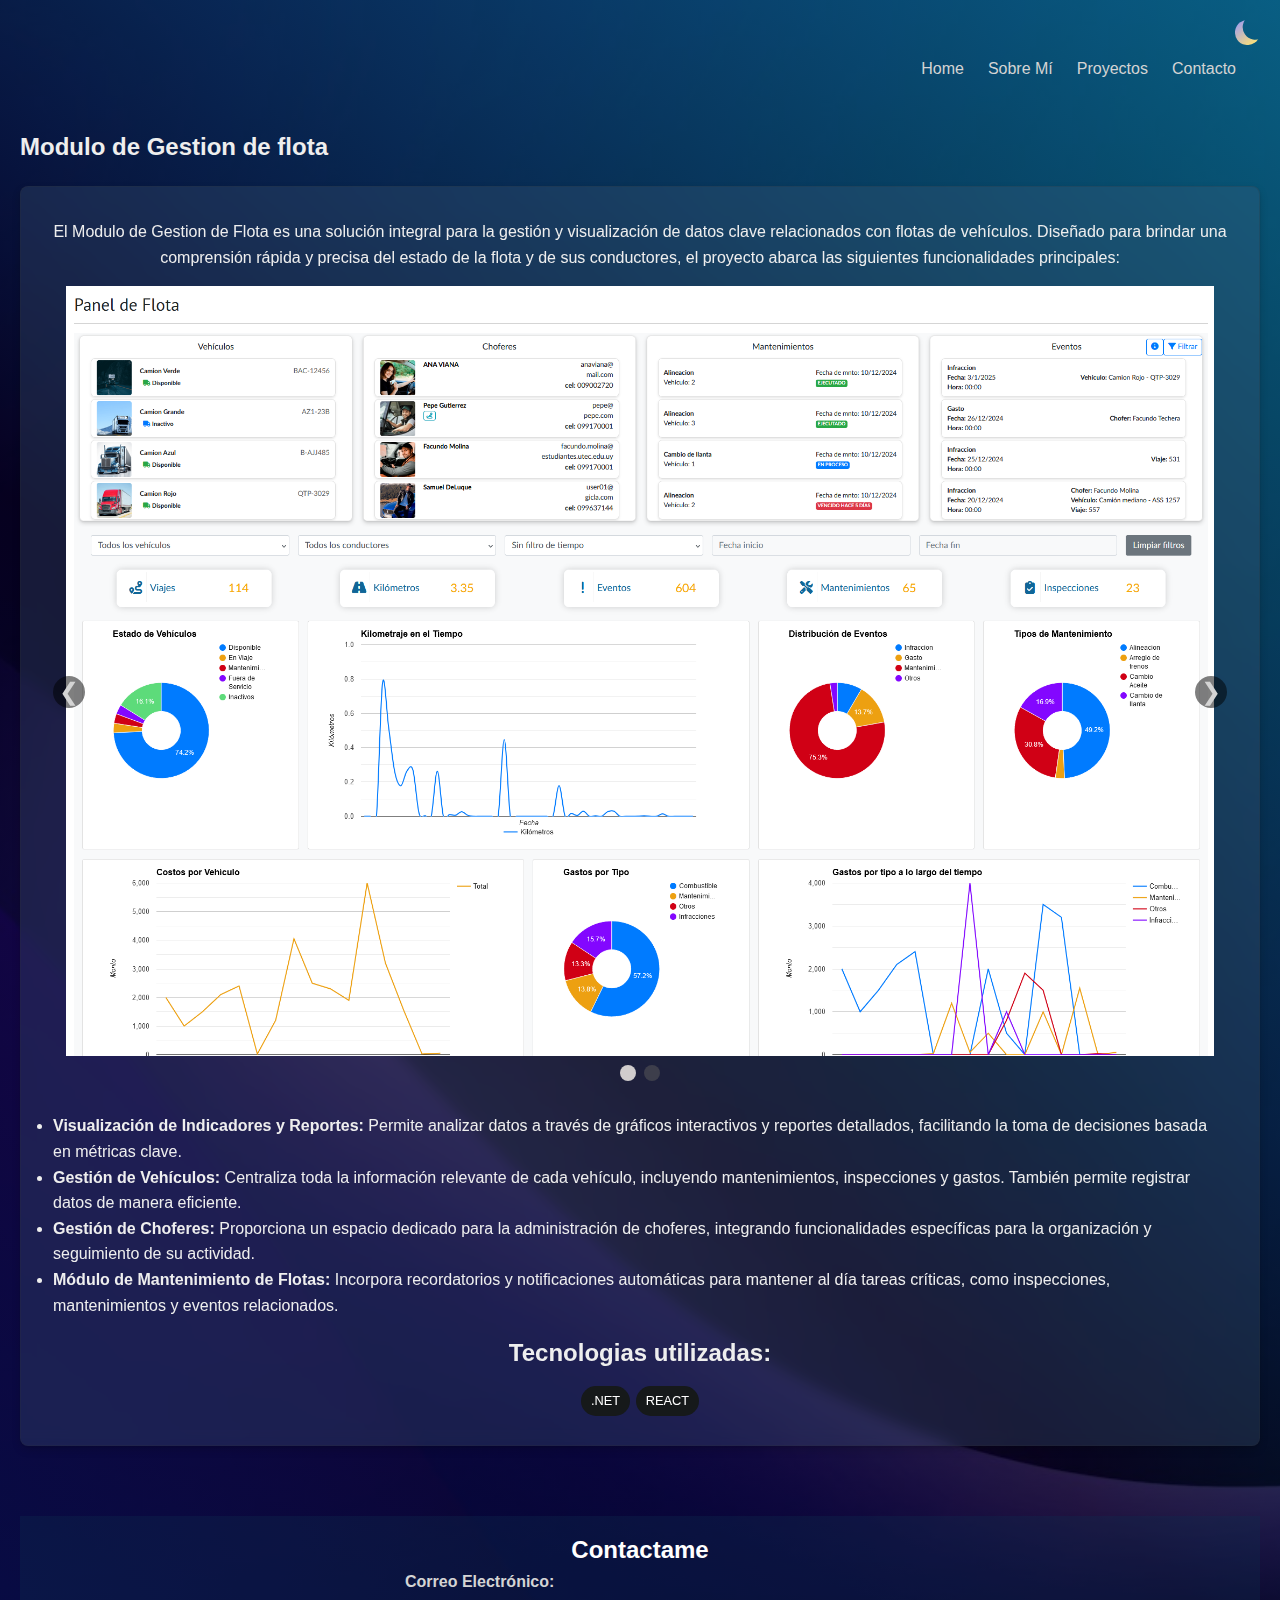
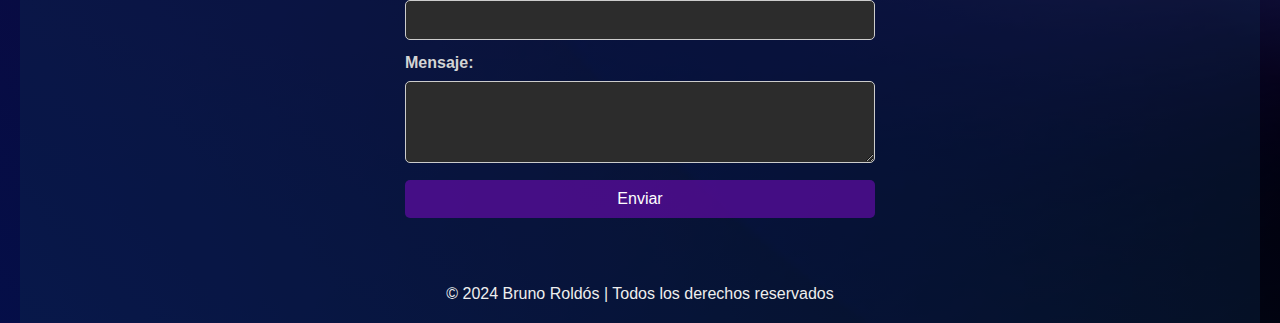
<file: Pages/Home/project9.html>
<!DOCTYPE html>
<html lang="en">

<head>
    <meta charset="UTF-8">
    <meta http-equiv="X-UA-Compatible" content="IE=edge">
    <meta name="viewport" content="width=device-width, initial-scale=1.0">
    <title>Panel de FLota</title>
    <link rel="stylesheet" href="../../wwwroot/css/shared.css" />
    <link rel="stylesheet" href="../../wwwroot/css/flex_styles.css" />
    <link rel="stylesheet" href="../../wwwroot/css/gradients.css" />
    <link rel="stylesheet" href="../../wwwroot/css/carousel.css" />
    <link rel="stylesheet" href="https://cdnjs.cloudflare.com/ajax/libs/font-awesome/6.4.2/css/all.min.css">
</head>

<body>
    <input type="checkbox" id="toggleDarkLightMode" hidden checked>
    <label for="toggleDarkLightMode" class="dark-mode-toggle" style="width: 25px; height: 25px;">
        <svg id="sunmoon" viewBox="0 0 32 32">
            <defs>
                <linearGradient id="sunGradient" x1="0%" y1="0%" x2="100%" y2="100%" gradientTransform="rotate(40)">
                    <stop offset="0%" stop-color="#ff003c" />
                    <stop offset="70%" stop-color="#ff9900" />
                </linearGradient>
                <linearGradient id="moonGradient" x1="0%" y1="0%" x2="100%" y2="100%" gradientTransform="rotate(40)">
                    <stop offset="0%" stop-color="#a4a1e8" />
                    <stop offset="70%" stop-color="#f5db80" />
                </linearGradient>
                <mask id="maskc">
                    <rect x="0" y="0" width="32" height="32" fill="white" />
                    <circle id="mask-center" cx="40" cy="16" r="8" fill="black" />
                </mask>
                <mask id="maskr">
                    <circle id="mask-rays" cx="16" cy="16" r="16" fill="white" />
                </mask>
            </defs>
            <circle id="center" mask="url(#maskc)" r="8" cx="16" cy="16" />
            <path id="rays" mask="url(#maskr)"
                d="M6,16l-6,0 M8.929,8.929l-4.243,-4.243 M8.929,23.071l-4.243,4.243 M16,26l-0,6 M27.314,27.314l-4.243,-4.243 M32,16l-6,0 M27.314,4.686l-4.243,4.243 M16,-0l-0,6" />
        </svg>
    </label>
    <input type="checkbox" id="body-checkbox" hidden>

    <div class="content">
        <div id="webpage_style">


            <header>

                <nav>
                    <ul>

                        <li><a href="/Pages/Home/Index.html">Home</a></li>
                        <li><a href="/Pages/Home/Index.html#resume-about">Sobre Mí</a></li>
                        <li><a href="/Pages/Home/Index.html#projects">Proyectos</a></li>
                        <li><a href="#footer">Contacto</a></li>
                        <li class="icon-button">

                        </li>
                    </ul>
                </nav>
            </header>


            <main>


                <section id="projects">
                    <h2>Modulo de Gestion de flota</h2>
                    <div class="projects-grid ">

                        <article class="card " style="height: 1260px;">
                            <p>El Modulo de Gestion de Flota es una solución integral para la gestión y visualización de
                                datos clave
                                relacionados con flotas de vehículos. Diseñado para brindar una comprensión rápida y
                                precisa del estado de la flota y de sus conductores, el proyecto abarca las siguientes
                                funcionalidades principales:
                            </p>



                            <div class="carousel">
                                <input type="radio" name="carousel-radio" id="slide1" class="carousel__radio" checked>
                                <input type="radio" name="carousel-radio" id="slide2" class="carousel__radio">
                                <div class="carousel__slides">
                                    <div class="carousel__slide" style="background-image: url('../../wwwroot/img/flota-1.png'); 
                                           background-size: contain; 
                                           background-repeat: no-repeat; 
                                           background-position: center;
                                           height: 770px;
                                           ">

                                    </div>
                                    <div class="carousel__slide" style="background-image: url('../../wwwroot/img/flota-2.png'); 
                                      background-size: contain; 
                                      background-repeat: no-repeat; 
                                      background-position: center;
                                      height: 770px;
                                      ">

                                    </div>
                                </div>
                                <div class="carousel__controls carousel__controls--1">
                                    <label for="slide2"
                                        class="carousel__control carousel__control--prev">&#10094;</label>
                                    <label for="slide2"
                                        class="carousel__control carousel__control--next">&#10095;</label>
                                </div>
                                <div class="carousel__controls carousel__controls--2">
                                    <label for="slide1"
                                        class="carousel__control carousel__control--prev">&#10094;</label>
                                    <label for="slide1"
                                        class="carousel__control carousel__control--next">&#10095;</label>
                                </div>
                                <div class="carousel__navigation">
                                    <label for="slide1" class="carousel__nav-button"></label>
                                    <label for="slide2" class="carousel__nav-button"></label>
                                </div>
                            </div>

                            <ul style="text-align: left; margin: 16px;">
                                <li>
                                    <strong>Visualización de Indicadores y Reportes:</strong> Permite analizar datos a
                                    través de gráficos
                                    interactivos y reportes detallados, facilitando la toma de decisiones basada en
                                    métricas clave.
                                </li>
                                <li>
                                    <strong>Gestión de Vehículos:</strong> Centraliza toda la información relevante de
                                    cada vehículo,
                                    incluyendo mantenimientos, inspecciones y gastos. También permite registrar datos de
                                    manera
                                    eficiente.
                                </li>
                                <li>
                                    <strong>Gestión de Choferes:</strong> Proporciona un espacio dedicado para la
                                    administración de
                                    choferes, integrando funcionalidades específicas para la organización y seguimiento
                                    de su actividad.
                                </li>
                                <li>
                                    <strong>Módulo de Mantenimiento de Flotas:</strong> Incorpora recordatorios y
                                    notificaciones automáticas
                                    para mantener al día tareas críticas, como inspecciones, mantenimientos y eventos
                                    relacionados.
                                </li>
                            </ul>

                            <h2>
                                Tecnologias utilizadas:
                            </h2>
                            <div style="margin: 10px;">

                                <div><span class="tech-tag">.NET</span><span class="tech-tag">REACT</span></div>

                            </div>
                        </article>

                    </div>
                </section>
            </main>

            <!-- Footer -->
            <footer id="footer" class="flex center_center col-flex">
                <div class="contact-form box_round col-10">
                    <h2 class="flex center_center">Contactame</h2>
                    <form action="https://formspree.io/f/meoqwbpz" method="POST" class="flex_center_center">
                        <div class=" center_center col-12">
                            <label for="email">Correo Electrónico:</label>
                            <input type="email" id="email" name="email" required class="col-12">
                        </div>
                        <div class=" center_center col-12">
                            <label for="message">Mensaje:</label>
                            <textarea id="message" name="message" rows="4" required class="col-12"
                                style="resize: vertical;"></textarea>
                        </div>
                        <div class=" center_center col-12">
                            <button type="submit" class="submit-button">Enviar</button>
                        </div>
                    </form>

                </div>
                <div class="flex center_center">
                    <p>© 2024 Bruno Roldós | Todos los derechos reservados</p>
                </div>
            </footer>

        </div>
    </div>
    <label for="body-checkbox" class="body-overlay"></label>
</body>

</html>
</file>
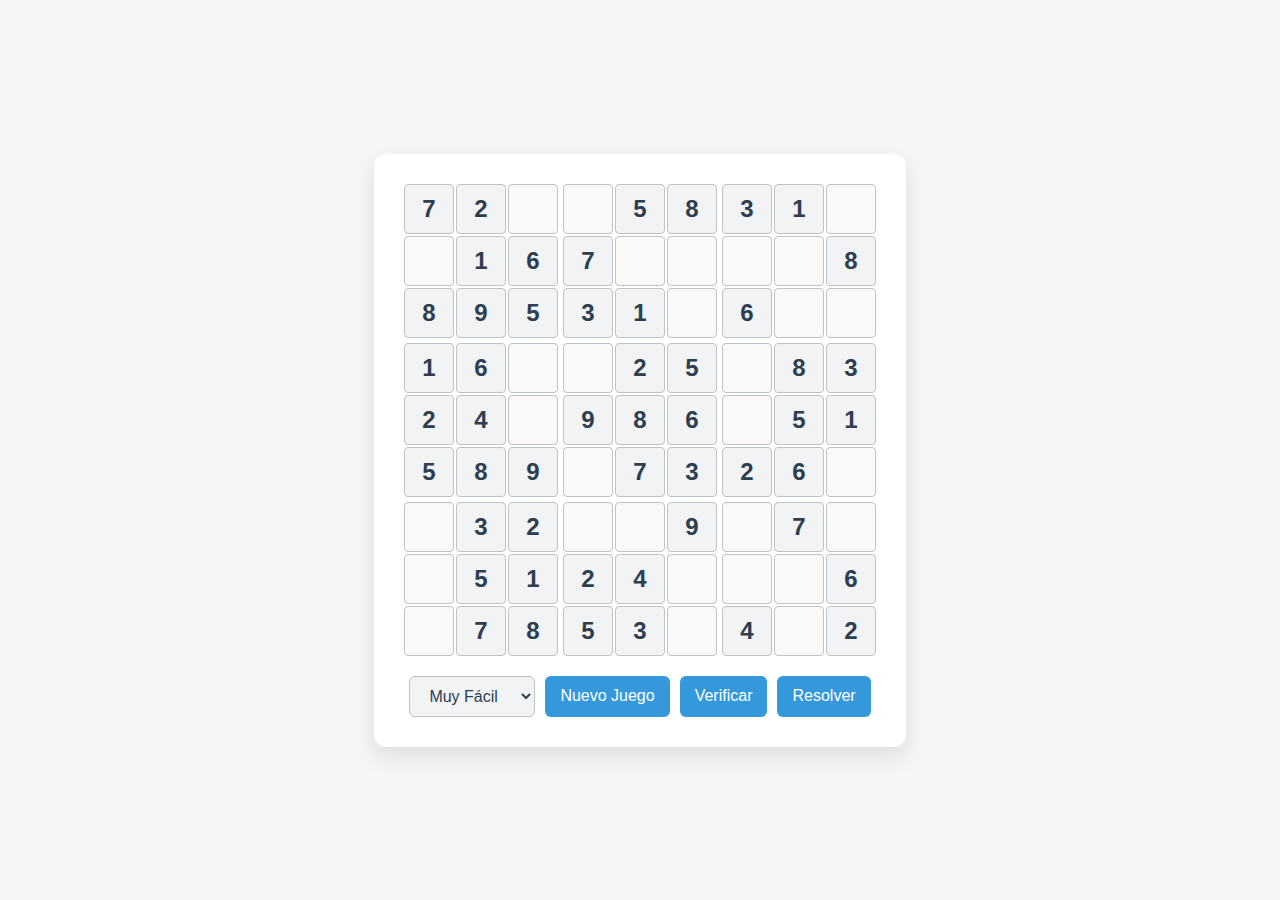
<file: Pages/Home/Sudoku.html>
﻿<!DOCTYPE html>
<html lang="es">

<head>
	<meta charset="UTF-8">
	<title>Sudoku Moderno</title>
	<style>
		:root {
			--cell-size: 50px;
			--primary-color: #3498db;
			--background-color: #f4f6f7;
			--text-color: #2c3e50;
			--border-color: #bdc3c7;
		}

		* {
			box-sizing: border-box;
			margin: 0;
			padding: 0;
			font-family: 'Segoe UI', Tahoma, Geneva, Verdana, sans-serif;
		}

		body {
			display: flex;
			justify-content: center;
			align-items: center;
			min-height: 100vh;
			background-color: var(--background-color);
			color: var(--text-color);
		}

		.game-container {
			background-color: white;
			border-radius: 12px;
			box-shadow: 0 10px 25px rgba(0, 0, 0, 0.1);
			padding: 30px;
			text-align: center;
		}

		#sudoku-grid {
			display: grid;
			grid-template-columns: repeat(3, auto);
			gap: 5px;
			background: transparent;
			border: none;
		}

		.region {
			display: grid;
			grid-template-columns: repeat(3, var(--cell-size));
			grid-template-rows: repeat(3, var(--cell-size));
			gap: 2px;
			background: transparent;
		}

		.cell {
			width: var(--cell-size);
			height: var(--cell-size);
			display: flex;
			align-items: center;
			justify-content: center;
			text-align: center;
			background: #f9f9f9;
			font-size: 1.5em;
			border: 1px solid var(--border-color);
			border-radius: 4px;
			transition: all 0.2s ease;
			color: var(--text-color);
			font-weight: 300;

			/* Ensure text is centered horizontally and vertically */
			display: flex;
			align-items: center;
			justify-content: center;
			text-align: center;
		}

		.cell:focus {
			outline: none;
			box-shadow: 0 0 0 3px var(--primary-color);
			background-color: #f0f8ff;
		}

		.original {
			font-weight: 600;
			background-color: #f1f3f4;
			color: #2c3e50;
		}

		.controls {
			margin-top: 20px;
			display: flex;
			gap: 10px;
			justify-content: center;
			flex-wrap: wrap;
		}

		button,
		select {
			padding: 10px 15px;
			border: none;
			border-radius: 6px;
			font-size: 1em;
			cursor: pointer;
			transition: all 0.3s ease;
		}

		button {
			background-color: var(--primary-color);
			color: white;
		}

		button:hover {
			background-color: #2980b9;
			transform: translateY(-2px);
		}

		select {
			background-color: #f1f3f4;
			border: 1px solid var(--border-color);
			color: var(--text-color);
		}

		.message {
			margin-top: 20px;
			padding: 12px;
			border-radius: 6px;
			display: none;
			font-weight: 500;
		}

		.message.success {
			background-color: #2ecc71;
			color: white;
			display: block;
		}

		.message.error {
			background-color: #e74c3c;
			color: white;
			display: block;
		}
	</style>
</head>

<body>
	<div class="game-container">
		<div id="sudoku-grid"></div>
		<div class="controls">
			<select id="difficulty">
				<option value="1">Muy Fácil</option>
				<option value="2">Fácil</option>
				<option value="3">Normal</option>
				<option value="4">Difícil</option>
				<option value="5">Muy Difícil</option>
				<option value="6">Extremo</option>
			</select>
			<button id="new-game">Nuevo Juego</button>
			<button id="check">Verificar</button>
			<button id="solve">Resolver</button>
		</div>
		<div id="message" class="message"></div>
	</div>

	<script>
		class Sudoku {
			constructor() {
				this.grid = Array(9).fill().map(() => Array(9).fill(0));
				this.solution = Array(9).fill().map(() => Array(9).fill(0));
				this.originalCells = Array(9).fill().map(() => Array(9).fill(false));
			}

			generateSolution() {
				this.generateSudokuValid(this.solution);
				for (let i = 0; i < 9; i++) {
					for (let j = 0; j < 9; j++) {
						this.grid[i][j] = this.solution[i][j];
					}
				}
			}

			generateSudokuValid(grid) {
				const numbers = [1, 2, 3, 4, 5, 6, 7, 8, 9];

				const shuffle = array => {
					for (let i = array.length - 1; i > 0; i--) {
						const j = Math.floor(Math.random() * (i + 1));
						[array[i], array[j]] = [array[j], array[i]];
					}
					return array;
				};

				const isValid = (num, pos) => {
					const [row, col] = pos;

					// Check row
					for (let i = 0; i < 9; i++) {
						if (grid[row][i] === num && i !== col) return false;
					}

					// Check column
					for (let i = 0; i < 9; i++) {
						if (grid[i][col] === num && i !== row) return false;
					}

					// Check 3x3 box
					const boxRow = Math.floor(row / 3) * 3;
					const boxCol = Math.floor(col / 3) * 3;

					for (let i = 0; i < 3; i++) {
						for (let j = 0; j < 3; j++) {
							if (grid[boxRow + i][boxCol + j] === num &&
								(boxRow + i !== row || boxCol + j !== col)) return false;
						}
					}

					return true;
				};

				const solve = () => {
					const find = () => {
						for (let i = 0; i < 9; i++) {
							for (let j = 0; j < 9; j++) {
								if (grid[i][j] === 0) return [i, j];
							}
						}
						return null;
					};

					const pos = find();
					if (!pos) return true;

					const [row, col] = pos;
					shuffle(numbers);

					for (const num of numbers) {
						if (isValid(num, [row, col])) {
							grid[row][col] = num;
							if (solve()) return true;
							grid[row][col] = 0;
						}
					}
					return false;
				};

				solve();
			}

			removeNumbers(difficulty) {
				let cellsToRemove;
				switch (parseInt(difficulty)) {
					case 1: cellsToRemove = 30; break;
					case 2: cellsToRemove = 40; break;
					case 3: cellsToRemove = 50; break;
					case 4: cellsToRemove = 55; break;
					case 5: cellsToRemove = 60; break;
					case 6: cellsToRemove = 65; break;
					default: cellsToRemove = 40;
				}

				while (cellsToRemove > 0) {
					const row = Math.floor(Math.random() * 9);
					const col = Math.floor(Math.random() * 9);

					if (this.grid[row][col] !== 0) {
						this.grid[row][col] = 0;
						cellsToRemove--;
					}
				}

				// Mark original cells
				for (let i = 0; i < 9; i++) {
					for (let j = 0; j < 9; j++) {
						this.originalCells[i][j] = this.grid[i][j] !== 0;
					}
				}
			}

			isComplete() {
				return !this.grid.some(row => row.includes(0));
			}

			isValid() {
				for (let i = 0; i < 9; i++) {
					for (let j = 0; j < 9; j++) {
						const num = this.grid[i][j];
						if (num !== 0) {
							// Temporarily remove number to check if it's valid
							this.grid[i][j] = 0;
							const valid = this.isValidMove(i, j, num);
							this.grid[i][j] = num;
							if (!valid) return false;
						}
					}
				}
				return true;
			}

			isValidMove(row, col, num) {
				// Check row
				for (let j = 0; j < 9; j++) {
					if (j !== col && this.grid[row][j] === num) return false;
				}

				// Check column
				for (let i = 0; i < 9; i++) {
					if (i !== row && this.grid[i][col] === num) return false;
				}

				// Check 3x3 box
				const boxRow = Math.floor(row / 3) * 3;
				const boxCol = Math.floor(col / 3) * 3;
				for (let i = 0; i < 3; i++) {
					for (let j = 0; j < 3; j++) {
						if ((boxRow + i !== row || boxCol + j !== col) &&
							this.grid[boxRow + i][boxCol + j] === num) return false;
					}
				}

				return true;
			}
		}

		class SudokuUI {
			constructor() {
				this.game = new Sudoku();
				this.setupUI();
				this.newGame();
			}

			setupUI() {
				this.gridElement = document.getElementById('sudoku-grid');
				document.getElementById('new-game').addEventListener('click', () => this.newGame());
				document.getElementById('check').addEventListener('click', () => this.checkSolution());
				document.getElementById('solve').addEventListener('click', () => this.showSolution());

				// Crear estructura de 9 regiones
				for (let regionRow = 0; regionRow < 3; regionRow++) {
					for (let regionCol = 0; regionCol < 3; regionCol++) {
						const region = document.createElement('div');
						region.className = 'region';

						// Crear celdas dentro de cada región
						for (let cellRow = 0; cellRow < 3; cellRow++) {
							for (let cellCol = 0; cellCol < 3; cellCol++) {
								const row = regionRow * 3 + cellRow;
								const col = regionCol * 3 + cellCol;

								const input = document.createElement('input');
								input.className = 'cell';
								input.type = 'text';
								input.maxLength = 1;
								input.dataset.row = row;
								input.dataset.col = col;

								input.addEventListener('input', (e) => this.handleInput(e));
								input.addEventListener('keydown', (e) => this.handleKeyDown(e));
								input.addEventListener('focus', (e) => e.target.select());

								region.appendChild(input);
							}
						}

						this.gridElement.appendChild(region);
					}
				}
			}

			newGame() {
				const difficulty = document.getElementById('difficulty').value;
				this.game = new Sudoku();
				this.game.generateSolution();
				this.game.removeNumbers(difficulty);
				this.updateUI();
				this.hideMessage();
			}

			updateUI() {
				const cells = this.gridElement.getElementsByClassName('cell');
				for (const cell of cells) {
					const row = parseInt(cell.dataset.row);
					const col = parseInt(cell.dataset.col);
					const value = this.game.grid[row][col];

					cell.value = value || '';
					cell.disabled = this.game.originalCells[row][col];
					cell.classList.toggle('original', this.game.originalCells[row][col]);
				}
			}

			handleInput(e) {
				const input = e.target;
				const value = input.value;

				if (value && (isNaN(value) || value < 1 || value > 9)) {
					input.value = '';
					return;
				}

				const row = parseInt(input.dataset.row);
				const col = parseInt(input.dataset.col);
				this.game.grid[row][col] = value ? parseInt(value) : 0;

				if (this.game.isComplete()) {
					this.checkSolution();
				}
			}

			handleKeyDown(e) {
				const input = e.target;
				const row = parseInt(input.dataset.row);
				const col = parseInt(input.dataset.col);

				switch (e.key) {
					case 'ArrowUp':
						if (row > 0) this.focusCell(row - 1, col);
						break;
					case 'ArrowDown':
						if (row < 8) this.focusCell(row + 1, col);
						break;
					case 'ArrowLeft':
						if (col > 0) this.focusCell(row, col - 1);
						break;
					case 'ArrowRight':
						if (col < 8) this.focusCell(row, col + 1);
						break;
				}
			}

			focusCell(row, col) {
				const cells = this.gridElement.getElementsByClassName('cell');
				for (const cell of cells) {
					if (parseInt(cell.dataset.row) === row && parseInt(cell.dataset.col) === col) {
						cell.focus();
						break;
					}
				}
			}

			checkSolution() {
				if (!this.game.isComplete()) {
					this.showMessage('Complete todos los números antes de verificar', 'error');
					return;
				}

				if (this.game.isValid()) {
					this.showMessage('¡Felicitaciones! Has resuelto el Sudoku correctamente', 'success');
				} else {
					this.showMessage('Hay errores en la solución, intenta de nuevo', 'error');
				}
			}

			showSolution() {
				for (let i = 0; i < 9; i++) {
					for (let j = 0; j < 9; j++) {
						this.game.grid[i][j] = this.game.solution[i][j];
					}
				}
				this.updateUI();
				this.showMessage('Esta es la solución correcta', 'success');
			}

			showMessage(text, type) {
				const message = document.getElementById('message');
				message.textContent = text;
				message.className = `message ${type}`;
			}

			hideMessage() {
				const message = document.getElementById('message');
				message.className = 'message';
				message.textContent = '';
			}
		}

		// Iniciar el juego cuando se carga la página
		window.addEventListener('load', () => {
			new SudokuUI();
		});
	</script>
</body>

</html>
</file>
<file: wwwroot/css/flex_styles.css>
﻿/* Clases flex organizadas */
.flex{
    display: flex;
}

.up_left {
    justify-content: flex-start;
    align-items: flex-start;
}

.up_center {
    justify-content: center;
    align-items: flex-start;
}

.up_right {
    justify-content: flex-end;
    align-items: flex-start;
}

.center_left {
    justify-content: flex-start;
    align-items: center;
}

.center_center {
    justify-content: center;
    align-items: center;
}

.center_right {
    justify-content: flex-end;
    align-items: center;
}

.down_left {
    justify-content: flex-start;
    align-items: flex-end;
}

.down_center {
    justify-content: center;
    align-items: flex-end;
}

.down_right {
    justify-content: flex-end;
    align-items: flex-end;
}

/* Estilo para cajas redondeadas */
.box_round {
    border-radius: 10px;
    padding: 15px;
    background-color: var(--accent-color);
    color: #ffffff;
}

.row-flex {
    width: 100%;
    flex-wrap: wrap;
    flex-direction: row;

}

.col-flex {
    width: 100%;
    flex-wrap: wrap;
    flex-direction: column;

  }

/* content */
.row div {
    background-color: #EF5350;
    padding: 3%;
    border: 1px solid white;
    border-radius: 5px;
    text-align: right;
    color: white;
    transition: background-color 1s;
}

.row div:nth-child(2n):hover {
    background-color: #42A5F5;
}

.row div:nth-child(2n+1):hover {
    background-color: #66BB6A;
}

/* 1/12 */
.col-1 {
    width: 8.33%;
}

/* 2/12 */
.col-2 {
    width: 16.66%;
}

/* 3/12 */
.col-3 {
    width: 25%;
}

/* 4/12 */
.col-4 {
    width: 33.33%
}

/* 5/12 */
.col-5 {
    width: 41.66%;
}

/* 6/12 */
.col-6 {
    width: 50%;
}

/* 7/12 */
.col-7 {
    width: 58.33%;
}

/* 8/12 */
.col-8 {
    width: 66.66%;
}

/* 9/12 */
.col-9 {
    width: 75%;
}

/* 10/12 */
.col-10 {
    width: 83.33%;
}

/* 11/12 */
.col-11 {
    width: 91.66%;
}

/* 12/12 */
.col-12 {
    width: 100%;
}

/* viewport <= 1000px */
@media screen and (max-width: 1000px) {
    * {
        font-size: 1em;
    }
}

/* viewport <= 630px */
@media screen and (max-width: 630px) {
    .row div {
        padding: 1.5%;
    }
}





.contact-form label {
    display: block;
    margin-bottom: 5px;
    font-weight: bold;
    text-align: left; /* Ajusta según prefieras */
}

.contact-form input,
.contact-form textarea {
    width: 100%;
    padding: 10px;
    margin-bottom: 10px;
    border: 1px solid #ccc;
    border-radius: 5px;
    font-size: 1em;
    color: #c2c2c2;
}

.contact-form input:focus,
.contact-form textarea:focus {
    border-color: var(--accent-color); 
    outline: none;
}

.submit-button {
    background-color: #600ca5b1; 
    color: white;
    border: none;
    padding: 10px 15px;
    border-radius: 5px;
    font-size: 1em;
    cursor: pointer;
    transition: background-color 0.3s;
    text-decoration: none;
    width: 100%;
}

.submit-button:hover {
    background-color: #6c2f9fdb; 
}

@media screen and (max-width: 500px) {
    .contact-form {
        width: 100%; 
    }

}

p {
    margin: 16px 0; /* Márgenes superior e inferior */
    line-height: 1.6; /* Espaciado entre líneas */
}
</file>
<file: wwwroot/css/gradients.css>
﻿.background_gradient1 {
    background: linear-gradient(-45deg, #ee7752, #e73c7e, #23a6d5, #23d5ab);
    background-size: 400% 400%;
    animation: gradient 15s ease infinite;
    height: 100vh;
}

@keyframes gradient {
    0% {
        background-position: 0% 50%;
    }

    50% {
        background-position: 100% 50%;
    }

    100% {
        background-position: 0% 50%;
    }
}







#resume-about {
    background-image:   
        linear-gradient(43deg, #0e1b5b7d 0%, #4b0246c3 46%, #2e339aae 100%), /* Gradiente */
        url('../../wwwroot/img/background9.png'); /* Imagen de fondo */
    background-size: cover; /* Ajusta la imagen y gradiente al tamaño del contenedor */
    background-repeat: no-repeat; /* Evita que se repitan */
    background-position: center; /* Centra la imagen */
    border-radius: 8px;
    box-shadow: 0 4px 8px rgba(0, 0, 0, 0.15), 0 1px 3px rgba(0, 0, 0, 0.1);
    color: white;
}

    #resume-about > div {
        margin: 1.5rem; /* Adjust the value as needed */
    }

resume-container > div {
    margin: 1.5rem;
}


.content {
    background-image: linear-gradient(43deg, #9daef9cf 0%, #a6cef6af 46%, #defbfbe5 100%), /* Gradiente */
                      url('../../wwwroot/img/background7.jpg'); /* Imagen de fondo */
    background-size: cover; /* Ajusta la imagen y gradiente al tamaño del contenedor */
    background-repeat: no-repeat; /* Evita que se repitan */
    background-position: center; /* Centra la imagen */
}

#toggleDarkLightMode:checked ~ .content {
    background-image: linear-gradient(43deg, #030f47f2 0%, #000103ac 46%, #0c8cbbab 100%), /* Gradiente */
                      url('../../wwwroot/img/background7.jpg'); /* Imagen de fondo */
    background-size: cover; /* Ajusta la imagen y gradiente al tamaño del contenedor */
    background-repeat: no-repeat; /* Evita que se repitan */
    background-position: center; /* Centra la imagen */
}

/*
.card {
    background-color: #8d99a557 !important;
}*/

#toggleDarkLightMode:checked ~ .card {
    background-color: #011f4157;
}

.card{
    background-color: #042d5d81;
}

.technologies{
    margin-top: 20px;
}

footer{
    background-color: #102d4e57;
}

#projects{
    padding-top: 30px;
    padding-bottom: 30px;
}





.card {
    display: flex;
    flex-direction: column;
    height: 460px;
    box-sizing: border-box;
    background-color: #48638442;
    backdrop-filter: blur(7px);
    align-items: center;
}

.card-content {
    display: flex;
    flex-direction: column;
    height: 100%;
    box-sizing: border-box;
}

.full-size {
    width: 100% !important;
    height: 100% !important;
}

.auto-size {
    width: auto !important;
    height: auto !important;
}
</file>
<file: wwwroot/css/carousel.css>
﻿.carousel {
    position: relative;
    width: 100%;
    max-width: 1390px;
    margin: auto;
    height: 1750px;
    overflow: hidden;
}

.carousel__slides {
    display: flex;
    height: 100%;
    position: relative;
    transition: transform 0.5s ease;
}

.carousel__slide {
    flex: 0 0 100%;
    min-width: 100%;
    height: 100%;
    display: flex;
    align-items: center;
    justify-content: center;
    font-size: 2rem;
    color: white;
    transition: all 0.5s ease;
}

.carousel__radio {
    display: none;
}

.carousel__navigation {
    position: absolute;
    bottom: 1rem;
    left: 50%;
    transform: translateX(-50%);
    display: flex;
    gap: 0.5rem;
    z-index: 1;
}

.carousel__nav-button {
    width: 1rem;
    height: 1rem;
    border-radius: 50%;
    background-color: rgba(93, 92, 92, 0.5);
    cursor: pointer;
    transition: background-color 0.3s;
}

.carousel__controls {
    position: absolute;
    top: 0;
    left: 0;
    right: 0;
    bottom: 0;
    display: none;
    z-index: 1;
}

.carousel__control {
    position: absolute;
    top: 50%;
    transform: translateY(-50%);
    width: 2rem;
    height: 2rem;
    background-color: rgba(0, 0, 0, 0.5);
    color: white;
    border: none;
    border-radius: 50%;
    font-size: 1.5rem;
    line-height: 2rem;
    text-align: center;
    cursor: pointer;
    transition: opacity 0.3s;
    display: flex;
    align-items: center;
    justify-content: center;
}

.carousel__control:hover {
    opacity: 1;
}

.carousel__control--prev {
    left: 1rem;
}

.carousel__control--next {
    right: 1rem;
}
.carousel__slides {
    display: flex;
}
.carousel__slide {
    position: relative;
    opacity: 1;
}
#slide1:checked ~ .carousel__slides {
    transform: translateX(-0%);
}
#slide1:checked ~ .carousel__navigation label:nth-child(1) {
    background-color: rgb(209, 205, 205);
}

#slide1:checked ~ .carousel__controls--1 {
    display: block;
}
#slide2:checked ~ .carousel__slides {
    transform: translateX(-100%);
}
#slide2:checked ~ .carousel__navigation label:nth-child(2) {
    background-color: rgb(209, 205, 205);
}

#slide2:checked ~ .carousel__controls--2 {
    display: block;
}
@keyframes slideAnimation {
    0% {
        opacity: 0;
    }
    0.1% {
        opacity: 1;
    }
    49.9% {
        opacity: 1;
    }
    50% {
        opacity: 0;
    }
    50% {
        opacity: 0;
    }
    50.1% {
        opacity: 1;
    }
    99.9% {
        opacity: 1;
    }
    100% {
        opacity: 0;
    }
}

.carousel__radio:nth-of-type(1) {
    animation: autoCheck 10s infinite;
}

@keyframes autoCheck {
    0% {
        checked: checked;
    }
    50% {
        checked: checked;
    }
}
</file>
<file: wwwroot/css/shared.css>
﻿/* Reset básico y estilos generales */
* {
    margin: 0;
    padding: 0;
    box-sizing: border-box;
    scroll-behavior: smooth !important;
}


body {
    transition: background-color 0.3s ease, color 0.3s ease;
}

#webpage_style {
    position: relative;
    font-family: Arial, sans-serif;
    line-height: 1.6;
    background-color: rgba(255, 255, 255, 0.005);
    max-width: 1390px;
    margin: 0 auto;
    padding: 40px 20px 0;
    overflow: hidden;
}

/* Imagenes */
img {
    max-width: 100%;
    height: auto;
}

/* Header */
header {
    display: flex;
    justify-content: space-between;
    align-items: center;
    padding: 1rem 0;
}

.logo {
    font-size: 1.5rem;
    font-weight: bold;
    flex: 0 0 auto;
}

/* Navegación */
nav {
    flex: 1;
    margin-left: 20px;
}

nav ul {
    list-style: none;
    display: flex;
    align-items: center;
    justify-content: flex-end;
}

nav ul li {
    margin-left: 1.5rem;
    position: relative;
}

nav ul li a,
nav ul li label {
    text-decoration: none;
    color: inherit;
    position: relative;
    display: inline-block;
    transition: color 0.3s ease;
    cursor: pointer;
}

nav ul li a:hover,
nav ul li label:hover {
    opacity: 0.7;
}

/* Estilos para los menús desplegables */
.dropdown {
    position: relative;
}

.dropdown-toggle {
    display: none;
}

.dropdown-content {
    display: none;
    position: absolute;
    background-color: rgba(51, 51, 51, 0.3);
    min-width: 160px;
    box-shadow: 0px 8px 16px 0px rgba(0, 0, 0, 0.2);
    z-index: 1;
    right: 0;
    top: 100%;
}

.dropdown-toggle:checked+label+.dropdown-content {
    display: block;
}

.dropdown-content li {
    margin: 0;
}

.dropdown-content a {
    padding: 12px 16px;
    display: block;
}

.dropdown-content a:hover {
    background-color: rgba(0, 0, 0, 0.1);
}

/* Ocultar todas las dropdowns por defecto */
ul .dropdown-content {
    display: none;
}

/* Mostrar la dropdown cuando se selecciona el checkbox correspondiente */
#toggle:checked+label+.dropdown-content,
#login-toggle:checked+label+.dropdown-content,
#cart-toggle:checked+label+.dropdown-content {
    display: block;
}

/* Alternativa si se necesita ocultar todo cuando ninguno está marcado */
#nav-toggle-none:checked~ul .dropdown-content {
    display: none;
}


.dropdown-toggle:checked+label::before {
    content: "";
    position: fixed;
    top: 0;
    right: 0;
    bottom: 0;
    left: 0;
    z-index: -1;
}

.dropdown-toggle:checked+label:hover::before {
    cursor: default;
}

/* Estilos para los iconos en los menús */
.icon-only {
    display: flex;
    align-items: center;
}

.icon {
    width: 30px;
    height: 30px;
}






#toggleDarkLightMode {
    position: absolute;
    top: 20px;
    right: 20px;
    z-index: 1000;
}

.dark-mode-toggle{
    position: absolute;
    top: 20px;
    right: 20px;
    z-index: 1000;

}

#toggleDarkLightMode {
    position: fixed;
    /* Cambia de absolute a fixed */
    top: 20px;
    right: 20px;
    z-index: 1000;
}


#sunmoon {
    width: 100%;
    height: 100%;
}

#center,
#mask-rays,
#mask-center {
    transform-origin: center;
    transition: transform 250ms ease-out, fill 250ms ease-out, stroke 250ms ease-out;
}

#center {
    fill: url(#sunGradient);
    transform: rotate(-35deg);
}

#rays {
    stroke: url(#sunGradient);
    stroke-width: 2px;
}

#toggleDarkLightMode:checked~label svg #center {
    transform: rotate(-35deg) scale(2);
    fill: url(#moonGradient);
}

#toggleDarkLightMode:checked~label svg #rays {
    stroke: url(#moonGradient);
}

#toggleDarkLightMode:checked~label svg #mask-rays {
    transform: scale(0.5);
}

#toggleDarkLightMode:checked~label svg #mask-center {
    transform: translateX(-18px);
}




#toggleDarkLightMode:checked~.content {
    background-color: #232222;
    color: #EEE;
}

#toggleDarkLightMode:checked~.content a,
#toggleDarkLightMode:checked~.content label {
    color: #d4d4d4;
}

#toggleDarkLightMode:checked~.content a:hover,
#toggleDarkLightMode:checked~.content label:hover {
    color: white;
}

#toggleDarkLightMode:checked~.card {
    background-color: #333;
    border-color: #444;
    box-shadow: 0 4px 8px rgba(0, 0, 0, 0.15), 0 1px 3px rgba(0, 0, 0, 0.1);
}

#toggleDarkLightMode:checked~.card:hover {
    background-color: #444;
    border-color: #555;
    box-shadow: 0 6px 12px rgba(0, 0, 0, 0.2), 0 2px 4px rgba(0, 0, 0, 0.1);
}

/* Estilos para los iconos en los menús */
.icon-button {
    border: none;
    cursor: pointer;
    display: flex;
    align-items: center;
    justify-content: flex-end;
}

.icon {
    width: 24px;
    height: 24px;
    fill: currentColor;
    stroke: currentColor;
    transition: fill 0.3s ease, stroke 0.3s ease, opacity 0.3s ease;
}

.icon-button:hover .icon,
.icon-only:hover .icon {
    opacity: 0.8;
}

/* Modo oscuro - Cambia el color del icono a blanco */
#toggleDarkLightMode:checked~.content .icon {
    fill: #fff;
    stroke: #fff;
}

/* Productos destacados */
.featured-cards {
    display: grid;
    grid-template-columns: repeat(auto-fit, minmax(200px, 1fr));
    gap: 1rem;
    margin-bottom: 2rem;
}

.card {
    border: 1px solid rgba(51, 51, 51, 0.21);
    padding: 1rem;
    text-align: center;
    border-radius: 8px;
    box-shadow: 0 4px 8px rgba(0, 0, 0, 0.15), 0 1px 3px rgba(0, 0, 0, 0.1);
    transition: transform 0.3s ease, background-color 0.3s ease, border-color 0.3s ease, box-shadow 0.3s ease;
}

.card:hover {
    transform: translateY(-5px);
    box-shadow: 0 6px 12px rgba(0, 0, 0, 0.2), 0 2px 4px rgba(0, 0, 0, 0.1);
}

.card img {
    border-radius: 8px;
    width: 240px;
    height: 170px;
    background: url('http://fakeimg.pl/350x250/333/fff') no-repeat center;
    background-size: cover;
}

/* Hero section */
.hero {
    padding: 2rem;
    text-align: center;
    margin: 2rem 0;
}

.hero h1 {
    font-size: 2.5rem;
    margin-bottom: 1rem;
}

.hero p {
    margin-bottom: 1rem;
}

/* Footer */
footer {
    background-color: #1e0c29;
    text-align: start;
    padding-bottom: 0px;
    margin-top: 20px;
}

footer ul {
    padding-left: 1.75rem;
    margin-top: .5rem;
}

footer ul li {
    cursor: pointer;
    color: #d4d4d4;
    width: fit-content;
}

footer ul li:hover {
    color: white;
}

footer .help-sec {
    grid-column-start: 2;
}

/* Formulario de contacto */
.contact-form {
    display: flex;
    flex-direction: column;
    max-width: 500px;
    margin: 0 auto 2rem;
}

.contact-form input,
.contact-form textarea {
    margin-bottom: 1rem;
    padding: 0.5rem;
    border: 1px solid #333;
    background-color: #2c2c2c;
    color: #fff;
    border-radius: 4px;
}

/* Media query para dispositivos móviles */
@media (max-width: 768px) {
    header {
        flex-direction: column;
        align-items: flex-start;
    }

    nav {
        margin-left: 0;
        margin-top: 1rem;
        width: 100%;
    }

    nav ul {
        flex-wrap: wrap;
        justify-content: flex-start;
    }

    nav ul li {
        margin: 0.5rem 1rem 0.5rem 0;
    }

    .dropdown-content {
        position: static;
        box-shadow: none;
        display: none;
    }

    .dropdown-toggle:checked+label+.dropdown-content {
        display: block;
    }
}









.hero1 {
    background: linear-gradient(135deg, var(--primary), var(--secondary));
    text-align: left;
}

.hero1 h1 {
    font-size: 2.5rem;
}


.projects-grid {
    display: grid;
    grid-template-columns: repeat(auto-fit, minmax(250px, 1fr));
    gap: 1.5rem;
    padding-top: 20px;
    padding-bottom: 20px;
}

.viewport-section {

    display: flex;
    flex-direction: column;
    justify-content: center;
    padding: 2rem;
    box-sizing: border-box;
}

/* Technology tag styling */
.tech-tag {
    display: inline-block;
    background-color: rgb(22, 25, 26);
    color: white;
    padding: 0.3rem 0.6rem;
    margin: 0.2rem;
    border-radius: 20px;
    font-size: 0.8rem;
    white-space: nowrap;
}

/* Social icons styling */
.social-icons {
    display: flex;
    gap: 1rem;
}

.social-icons a {
    color: white;
    font-size: 1.5rem;
    transition: color 0.3s ease;
}

.social-icons a:hover {
    color: #007bff !important;
}

.break-word {
    hyphens: auto; 
    word-break: break-word;
    overflow-wrap: break-word; 
}

.enlace-custom {
    text-decoration: none;
    font-weight: bold;
    color: rgb(173, 216, 230) !important;
}

.enlace-custom:hover {
    color: rgb(62, 101, 255) !important;
}
</file>
